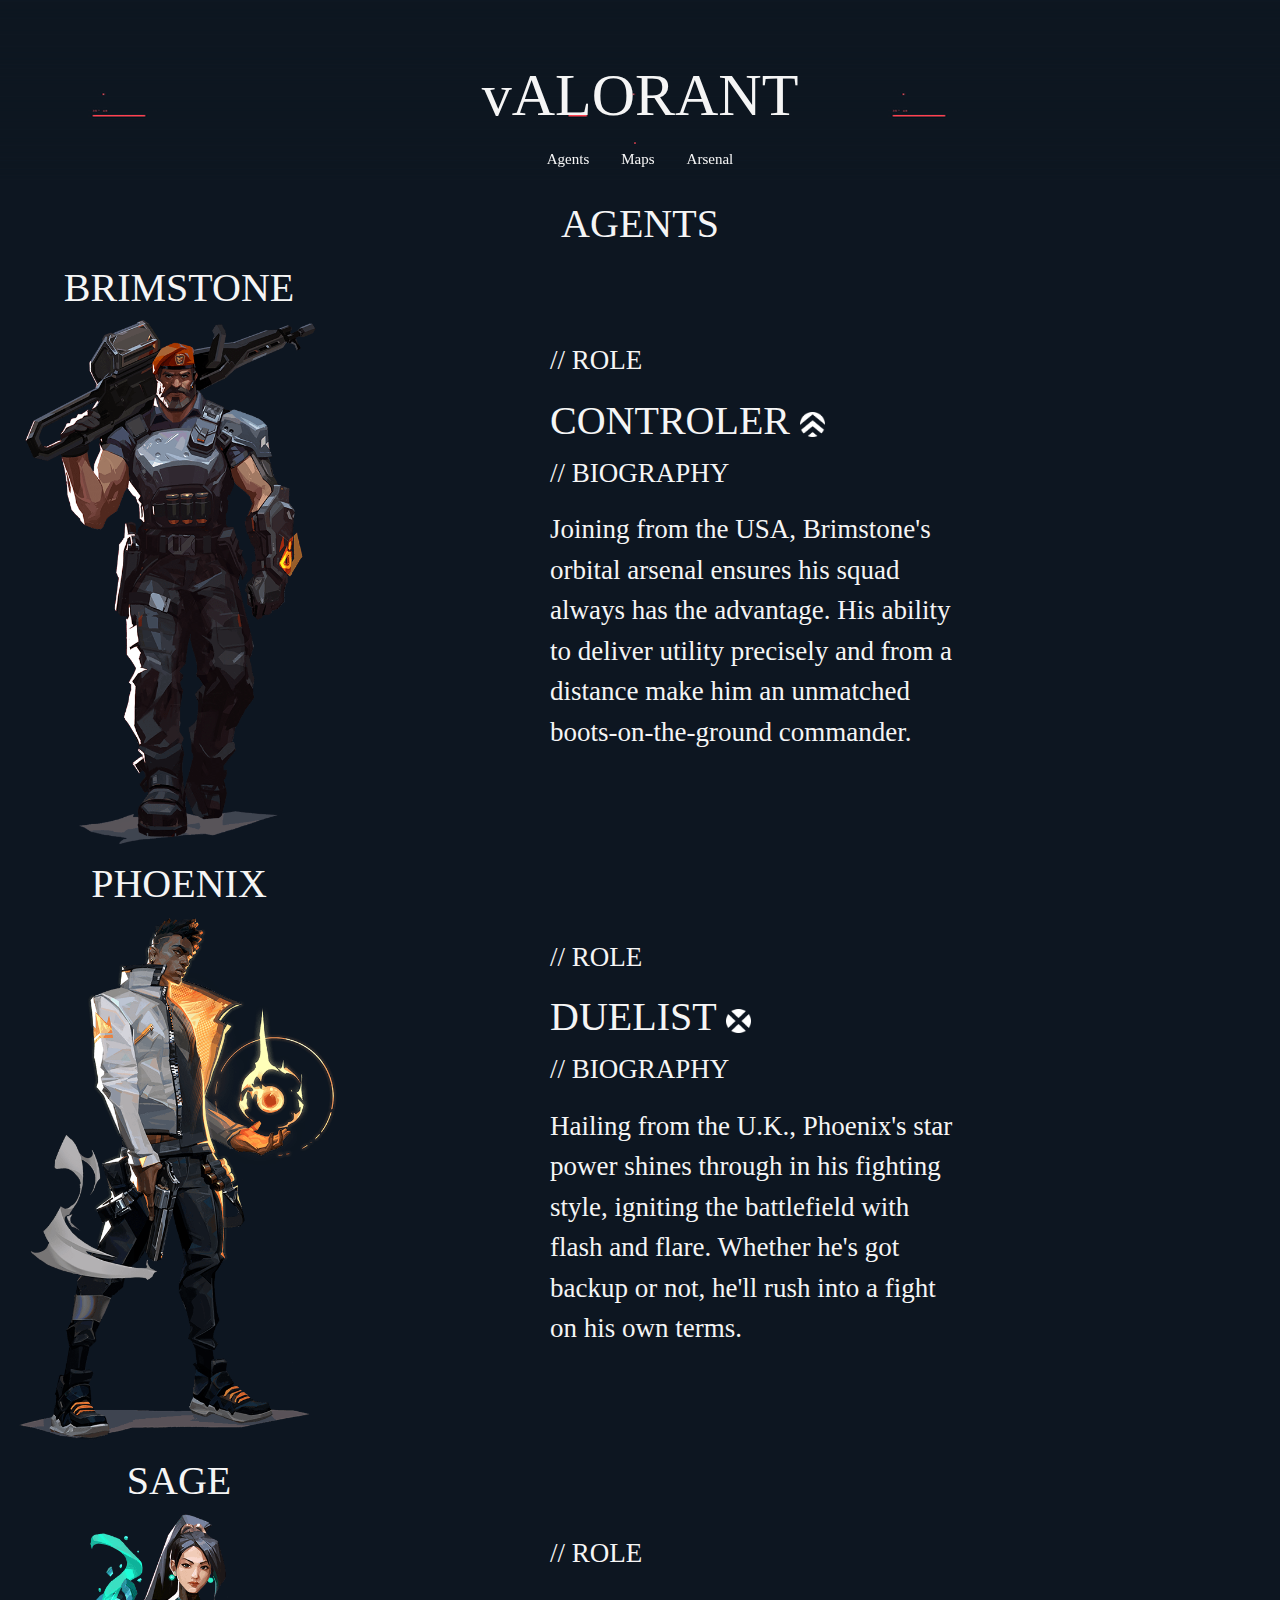
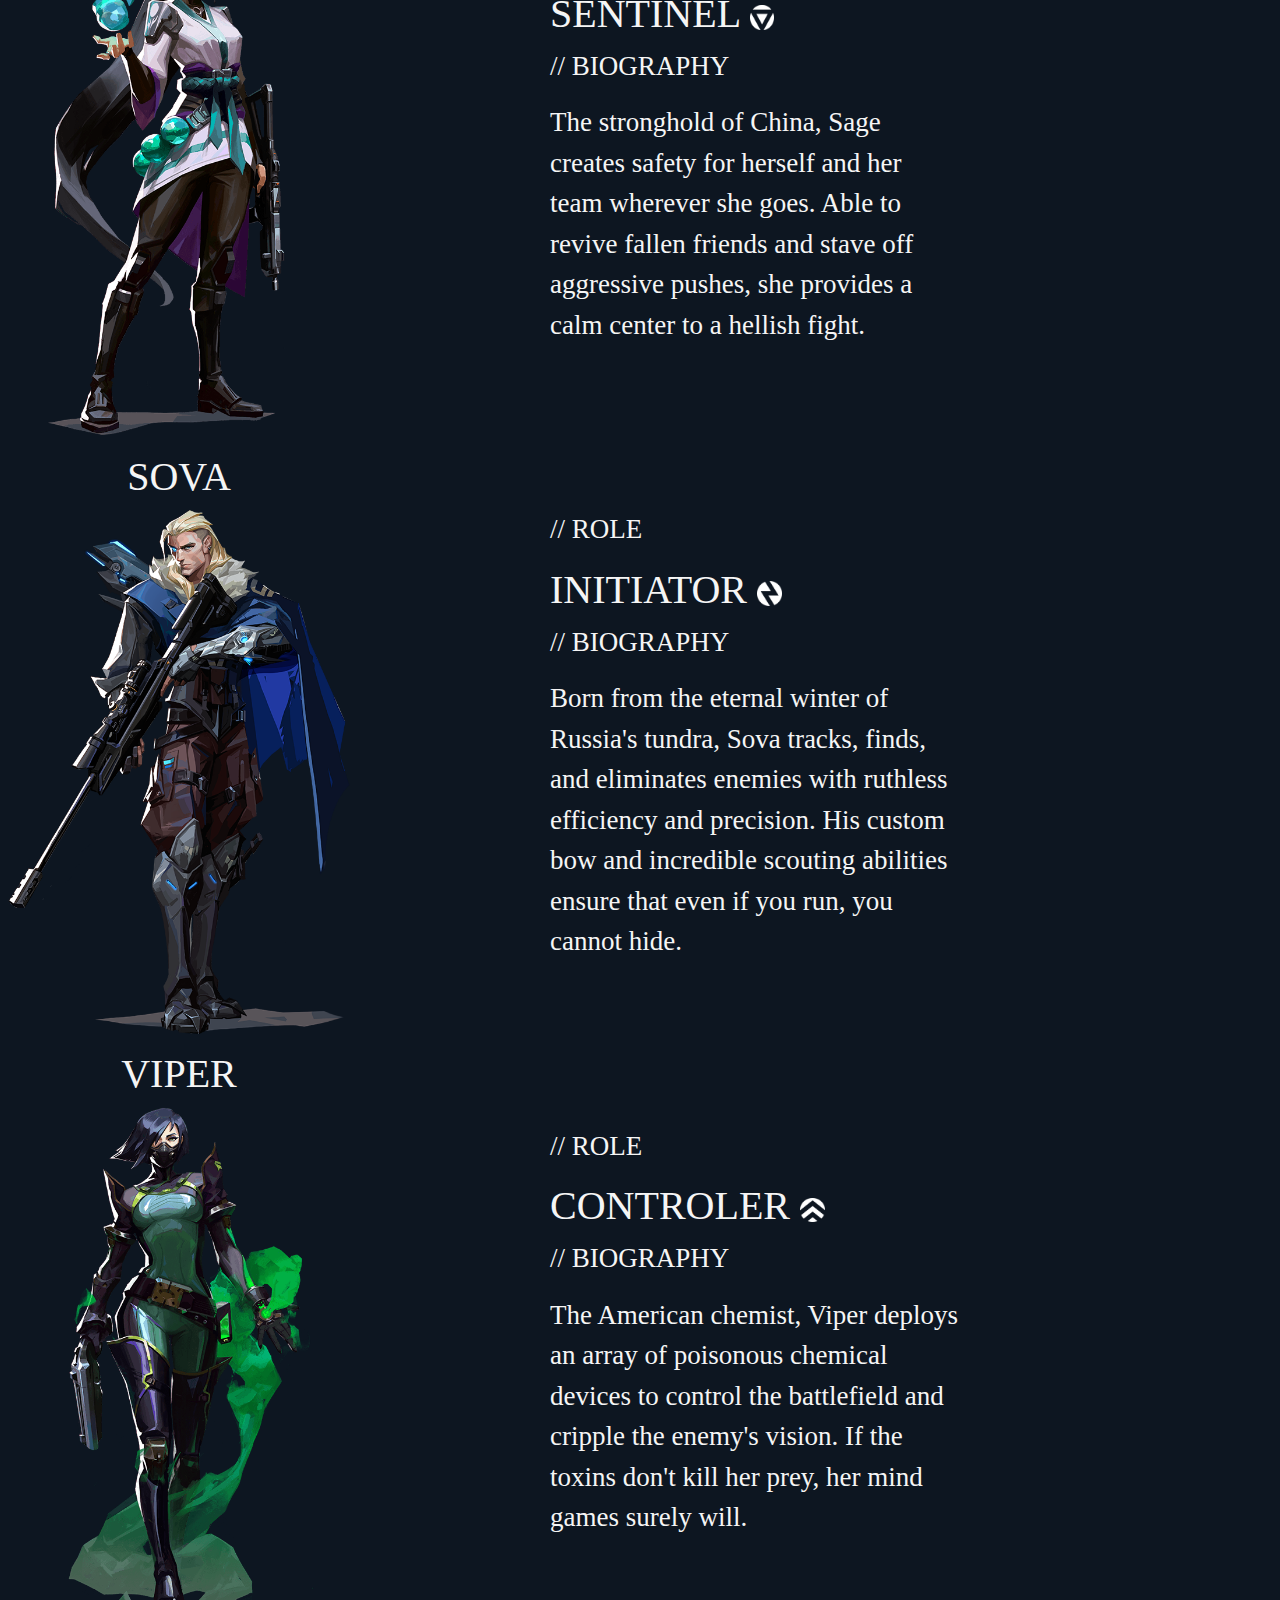
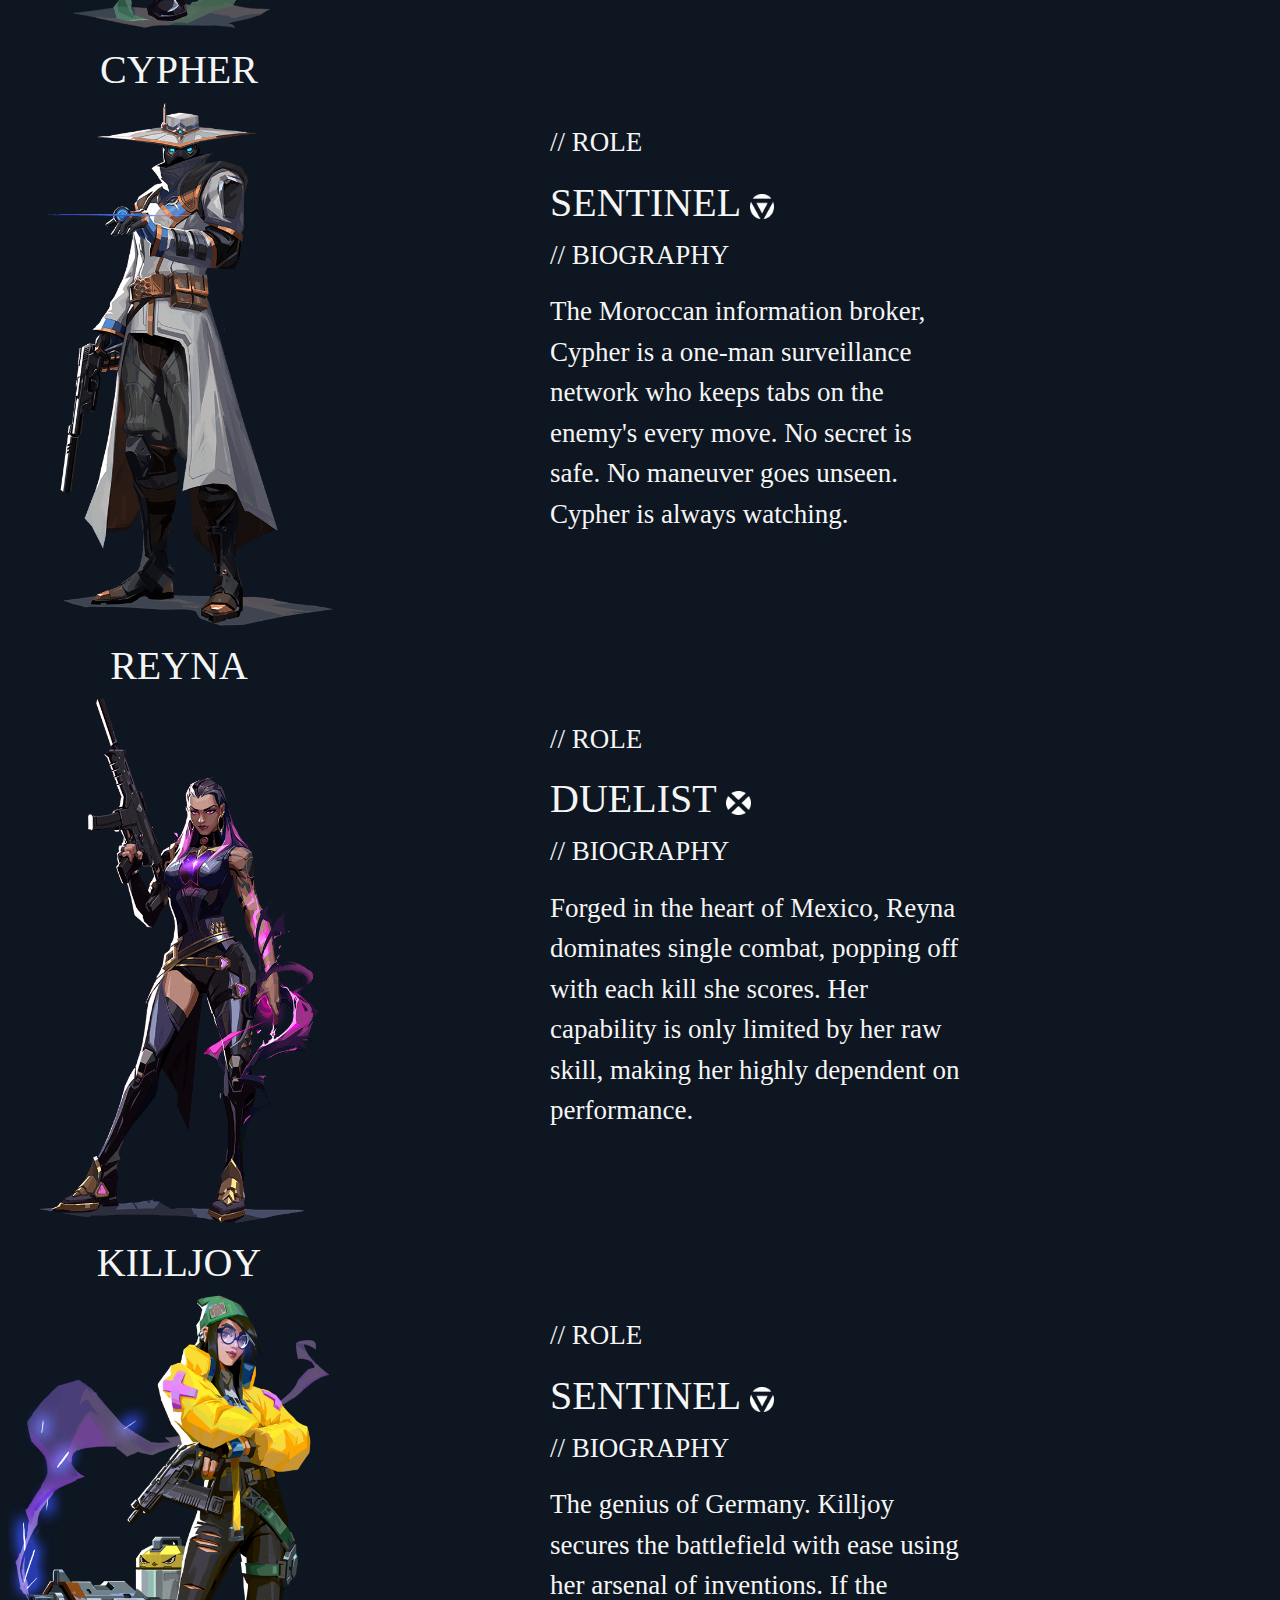
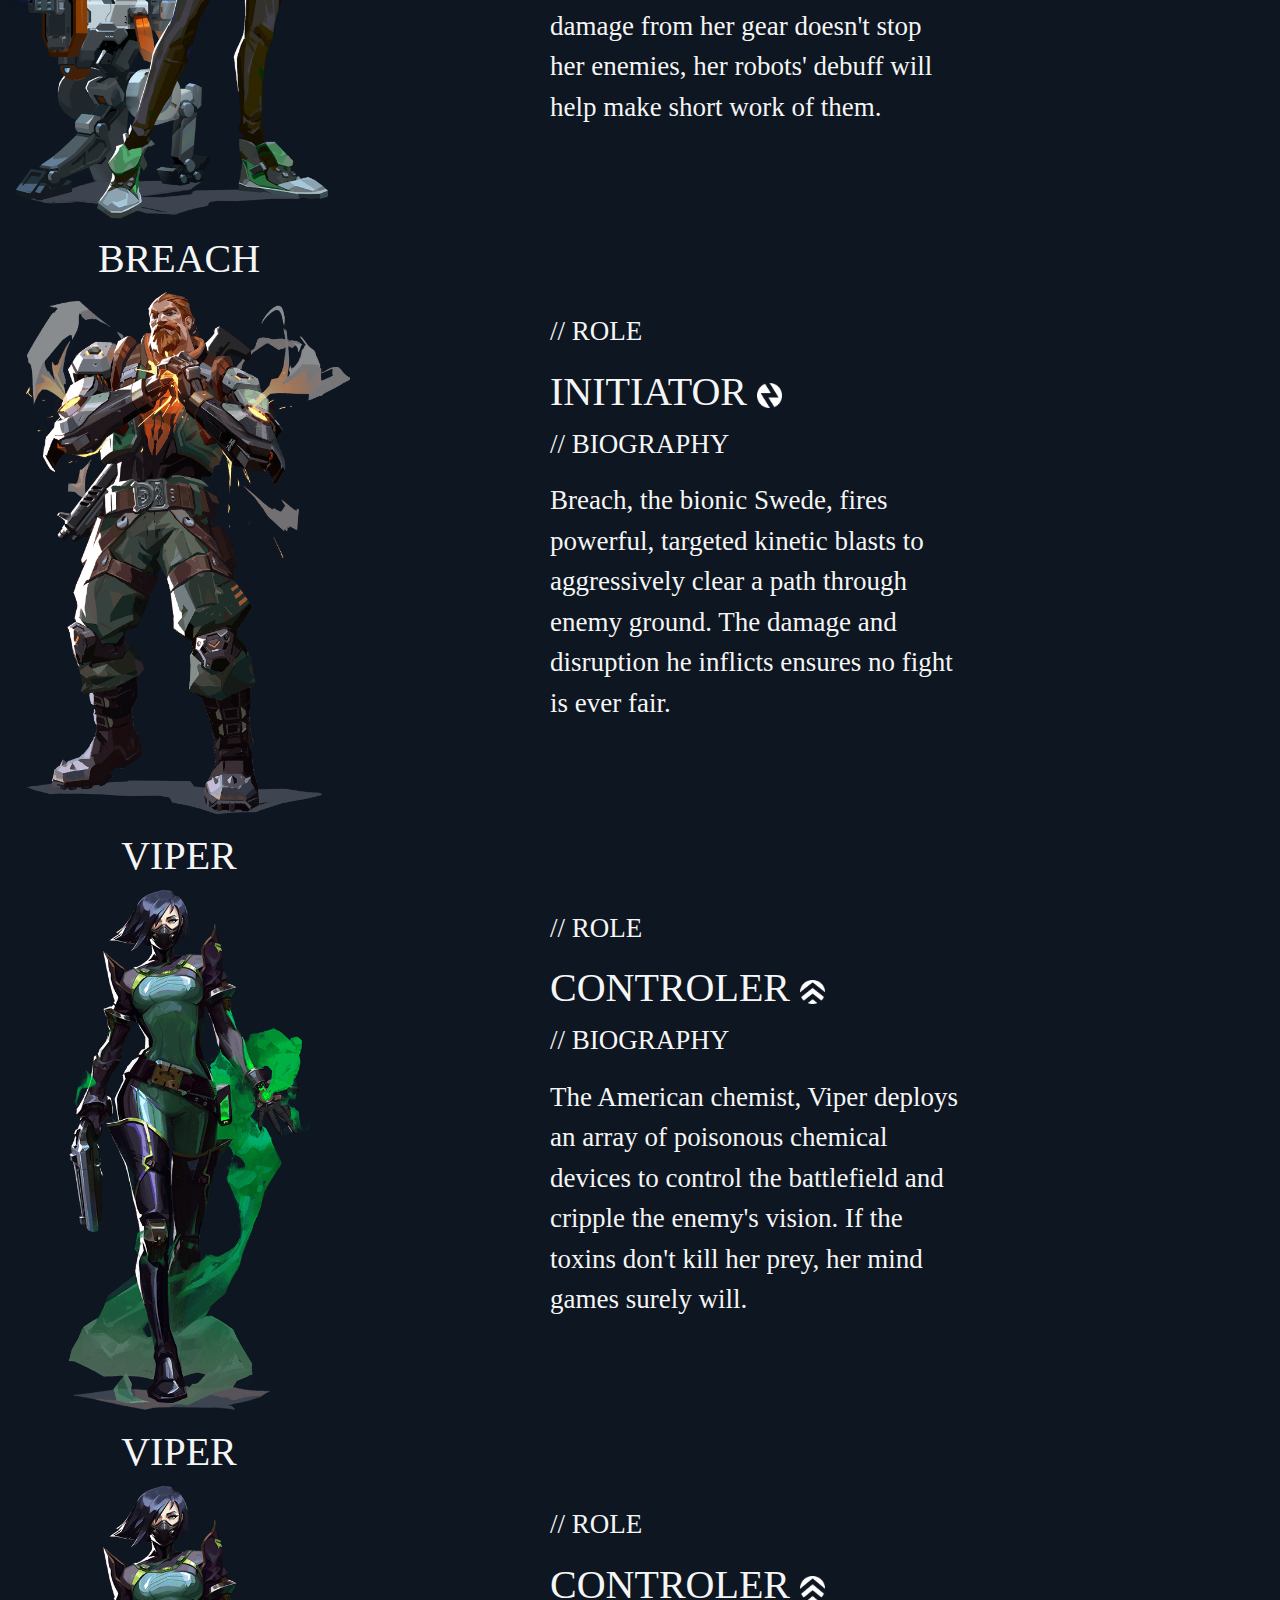
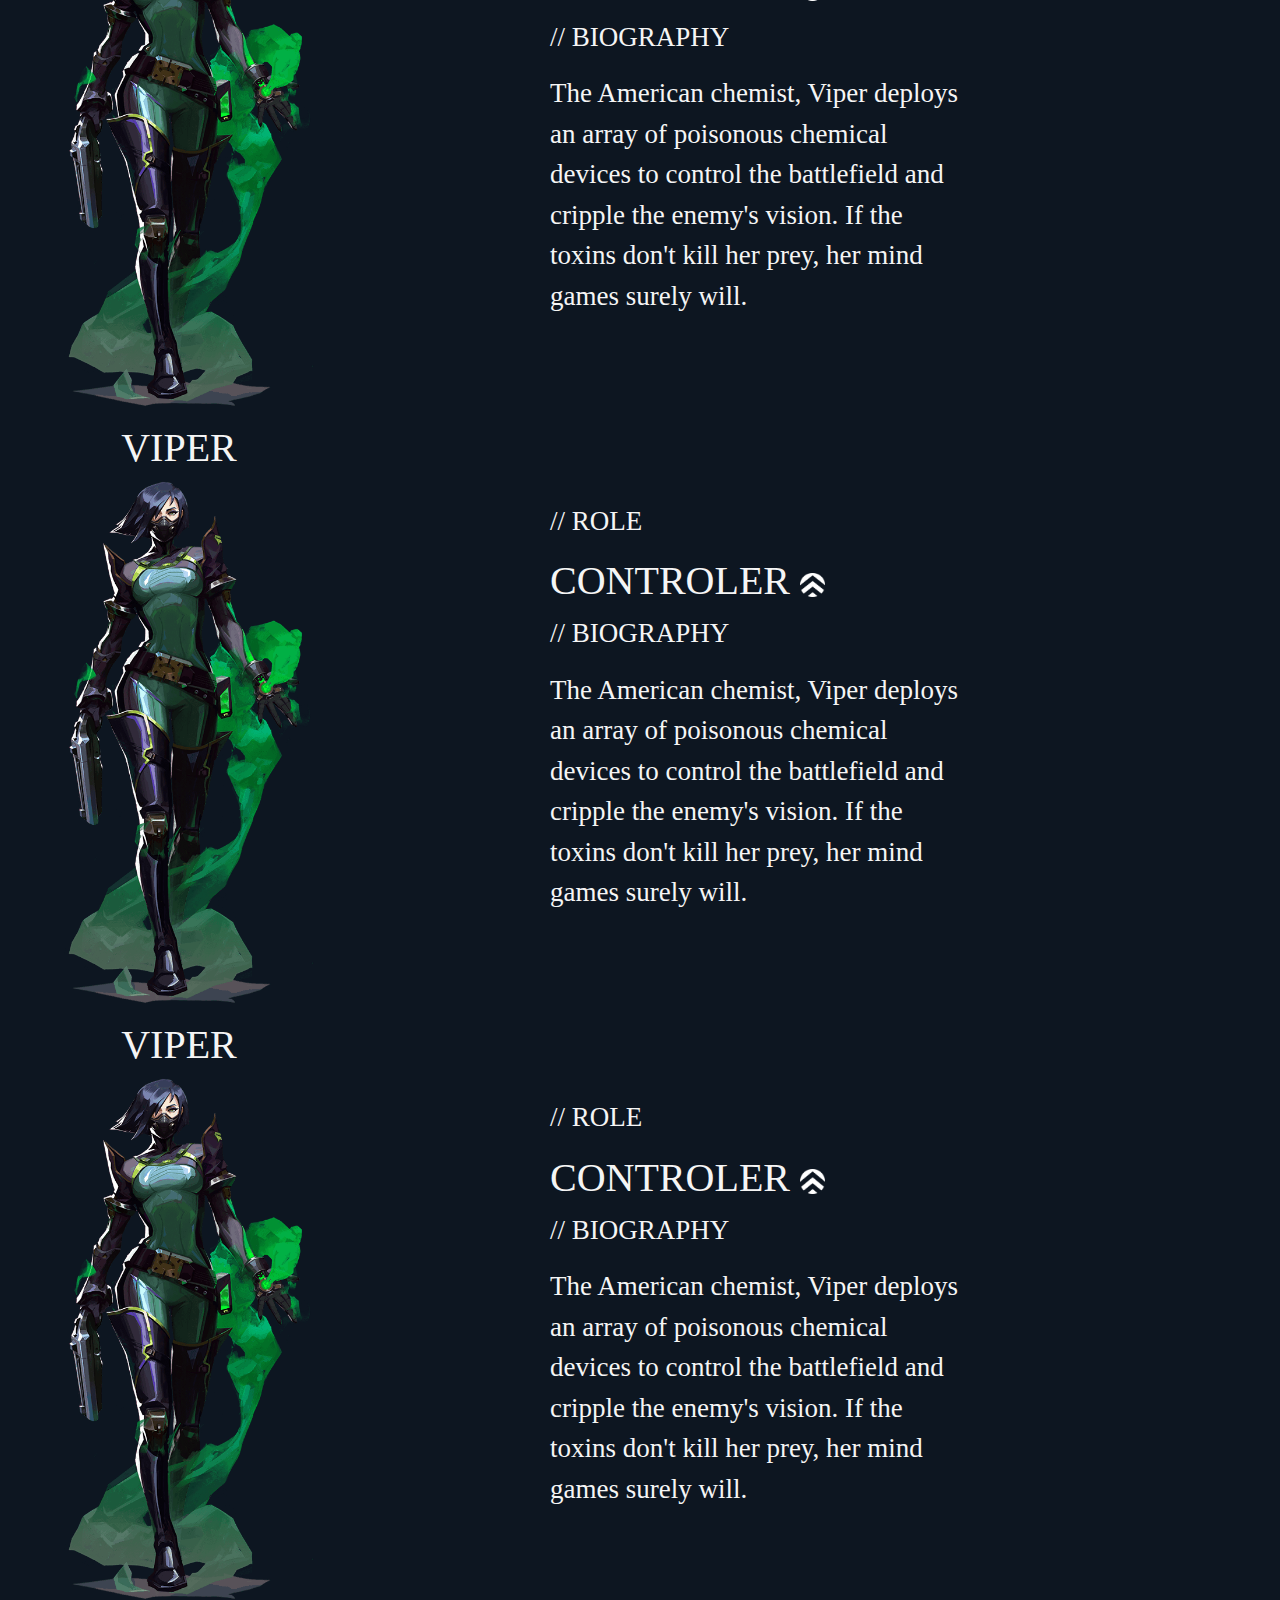
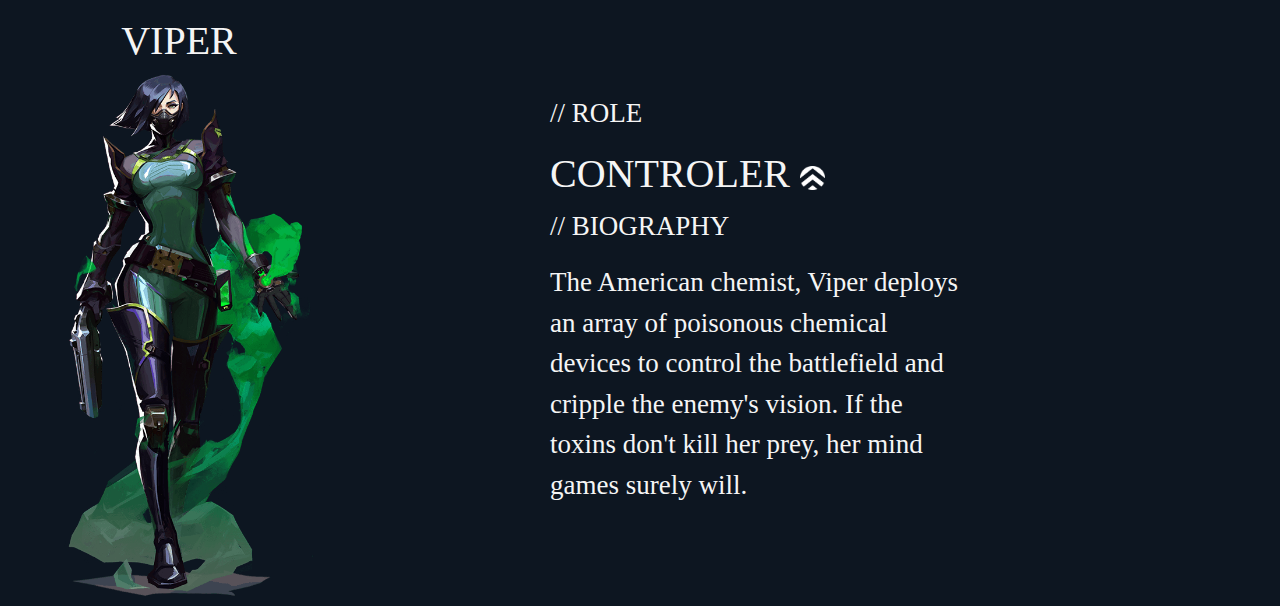
<file: agents.html>
<!DOCTYPE html>
<html lang="en">

<head>
  <meta charset="UTF-8">
  <meta http-equiv="X-UA-Compatible" content="IE=edge">
  <meta name="viewport" content="width=device-width, initial-scale=1.0">
  <title> VALORANT: Riot Games' competitive 5v5 character-based tactical shooter</title>
  <link rel="icon" type="image/x-icon" href="/pictures/Valorant.png">
  <link href="https://fonts.cdnfonts.com/css/kelson" rel="stylesheet">
  <link href="https://fonts.cdnfonts.com/css/valorant" rel="stylesheet">
  <link rel="stylesheet" href="https://cdn.jsdelivr.net/npm/bootstrap@4.0.0/dist/css/bootstrap.min.css"
    integrity="sha384-Gn5384xqQ1aoWXA+058RXPxPg6fy4IWvTNh0E263XmFcJlSAwiGgFAW/dAiS6JXm" crossorigin="anonymous">
  <link href="/styles.css" rel="stylesheet">
</head>

<div class="header">
  <a href="/index.html">
    <h style="text-align: center">vALORANT</h>
  </a>
  <ul style="font-family:Kelson ;font-size: 15px ; color:rgb(245, 245, 245)" class="nav justify-content-center">
    <li class="nav-item">
      <a class="nav-link active" href="/agents.html">Agents</a>
    </li>
    <li class="nav-item">
      <a class="nav-link" href="/maps.html">Maps</a>
    </li>
    <li class="nav-item">
      <a class="nav-link" href="/arsenal.html">Arsenal</a>
    </li>
  </ul>
</div>

<body style="background-color:rgb(13, 22, 33);">

  <div style="font-family:Kelson ;font-size: 60px ; color:rgb(245, 245, 245);padding-top: 200px;">

    <h1 style="text-align: center">AGENTS</h1>
    <table>
      <tr>

        <td style="text-align: center;">
          <h1>BRIMSTONE</h1>
          <img src="/pictures/Brimstone_artwork.png" alt="Brimstone">
        </td>
        <td style="font-size: 27px; padding-right: 25%; padding-left: 15%">
          <p>// ROLE</p>
          <h1> CONTROLER <img class="icons" src="/pictures/Controller.png"> </h1>
          <p>// BIOGRAPHY</p>
          <p> Joining from the USA, Brimstone's orbital arsenal ensures his squad always has the advantage.
            His ability to deliver utility precisely and from a distance make him an unmatched boots-on-the-ground
            commander.</p>
        </td>
      </tr>
      <tr>

        <td style="text-align: center;">
          <h1>PHOENIX</h1>
          <img src="/pictures/Phoenix_artwork.png" alt="Phoenix">
        </td>
        <td style="font-size: 27px; padding-right: 25%; padding-left: 15%">
          <p>// ROLE</p>
          <h1> DUELIST <img class="icons" src="/pictures/Duelist.png"> </h1>
          <p>// BIOGRAPHY</p>
          <p>Hailing from the U.K., Phoenix's star power shines through in his fighting style, igniting the battlefield
            with flash and flare.
            Whether he's got backup or not, he'll rush into a fight on his own terms.</p>
        </td>
      </tr>
      <tr>
        <td style="text-align: center;">
          <h1>SAGE</h1>
          <img src="/pictures/Sage_artwork.png" alt="Sage">
        </td>
        <td style="font-size: 27px; padding-right: 25%; padding-left: 15%">
          <p>// ROLE</p>
          <h1> SENTINEL <img class="icons" src="/pictures/Sentinel.png"> </h1>
          <p>// BIOGRAPHY</p>
          <p> The stronghold of China, Sage creates safety for herself and her team wherever she goes.
            Able to revive fallen friends and stave off aggressive pushes, she provides a calm center to a hellish
            fight.</p>
        </td>
      </tr>
      <tr>

        <td style="text-align: center;">
          <h1>SOVA</h1>
          <img src="/pictures/Sova_artwork.png" alt="Sova">
        </td>
        <td style="font-size: 27px; padding-right: 25%; padding-left: 15%">
          <p>// ROLE</p>
          <h1> INITIATOR <img class="icons" src="/pictures/Initiator.png"> </h1>
          <p>// BIOGRAPHY</p>
          <p> Born from the eternal winter of Russia's tundra, Sova tracks, finds, and eliminates enemies with ruthless
            efficiency and precision.
            His custom bow and incredible scouting abilities ensure that even if you run, you cannot hide.</p>
        </td>
      </tr>
      <tr>

        <td style="text-align: center;">
          <h1>VIPER</h1>
          <img src="/pictures/Viper_artwork.png" alt="Viper">
        </td>
        <td style="font-size: 27px; padding-right: 25%; padding-left: 15%">
          <p>// ROLE</p>
          <h1> CONTROLER <img class="icons" src="/pictures/Controller.png"> </h1>
          <p>// BIOGRAPHY</p>
          <p>The American chemist, Viper deploys an array of poisonous chemical devices to control the battlefield and
            cripple the enemy's vision.
            If the toxins don't kill her prey, her mind games surely will.</p>
        </td>
      </tr>
      <tr>

        <td style="text-align: center;">
          <h1>CYPHER</h1>
          <img src="/pictures/Cypher_artwork.png" alt="Cypher">
        </td>
        <td style="font-size: 27px; padding-right: 25%; padding-left: 15%">
          <p>// ROLE</p>
          <h1> SENTINEL <img class="icons" src="/pictures/Sentinel.png"> </h1>
          <p>// BIOGRAPHY</p>
          <p>The Moroccan information broker, Cypher is a one-man surveillance network who keeps tabs on the enemy's
            every move.
            No secret is safe.
            No maneuver goes unseen. Cypher is always watching.</p>
        </td>
      </tr>
      <tr>

        <td style="text-align: center;">
          <h1>REYNA</h1>
          <img src="/pictures/Reyna_artwork.png" alt="Reyna">
        </td>
        <td style="font-size: 27px; padding-right: 25%; padding-left: 15%">
          <p>// ROLE</p>
          <h1> DUELIST <img class="icons" src="/pictures/Duelist.png"> </h1>
          <p>// BIOGRAPHY</p>
          <p>Forged in the heart of Mexico, Reyna dominates single combat, popping off with each kill she scores.
            Her capability is only limited by her raw skill, making her highly dependent on performance.</p>
        </td>
      </tr>
      <tr>

        <td style="text-align: center;">
          <h1>KILLJOY</h1>
          <img src="/pictures/Killjoy_artwork.png" alt="Killjoy">
        </td>
        <td style="font-size: 27px; padding-right: 25%; padding-left: 15%">
          <p>// ROLE</p>
          <h1> SENTINEL <img class="icons" src="/pictures/Sentinel.png"> </h1>
          <p>// BIOGRAPHY</p>
          <p>The genius of Germany. Killjoy secures the battlefield with ease using her arsenal of inventions.
            If the damage from her gear doesn't stop her enemies, her robots' debuff will help make short work of them.
          </p>
        </td>
      </tr>
      <tr>

        <td style="text-align: center;">
          <h1>BREACH</h1>
          <img src="/pictures/Breach_artwork.png" alt="Breach">
        </td>
        <td style="font-size: 27px; padding-right: 25%; padding-left: 15%">
          <p>// ROLE</p>
          <h1> INITIATOR <img class="icons" src="/pictures/Initiator.png"> </h1>
          <p>// BIOGRAPHY</p>
          <p>Breach, the bionic Swede, fires powerful, targeted kinetic blasts to aggressively clear a path through
            enemy ground.
            The damage and disruption he inflicts ensures no fight is ever fair.</p>
        </td>
      </tr>
      <tr>

        <td style="text-align: center;">
          <h1>VIPER</h1>
          <img src="/pictures/Viper_artwork.png" alt="Viper">
        </td>
        <td style="font-size: 27px; padding-right: 25%; padding-left: 15%">
          <p>// ROLE</p>
          <h1> CONTROLER <img class="icons" src="/pictures/Controller.png"> </h1>
          <p>// BIOGRAPHY</p>
          <p>The American chemist, Viper deploys an array of poisonous chemical devices to control the battlefield and
            cripple the enemy's vision.
            If the toxins don't kill her prey, her mind games surely will.</p>
        </td>
      </tr>
      <tr>

        <td style="text-align: center;">
          <h1>VIPER</h1>
          <img src="/pictures/Viper_artwork.png" alt="Viper">
        </td>
        <td style="font-size: 27px; padding-right: 25%; padding-left: 15%">
          <p>// ROLE</p>
          <h1> CONTROLER <img class="icons" src="/pictures/Controller.png"> </h1>
          <p>// BIOGRAPHY</p>
          <p>The American chemist, Viper deploys an array of poisonous chemical devices to control the battlefield and
            cripple the enemy's vision.
            If the toxins don't kill her prey, her mind games surely will.</p>
        </td>
      </tr>
      <tr>

        <td style="text-align: center;">
          <h1>VIPER</h1>
          <img src="/pictures/Viper_artwork.png" alt="Viper">
        </td>
        <td style="font-size: 27px; padding-right: 25%; padding-left: 15%">
          <p>// ROLE</p>
          <h1> CONTROLER <img class="icons" src="/pictures/Controller.png"> </h1>
          <p>// BIOGRAPHY</p>
          <p>The American chemist, Viper deploys an array of poisonous chemical devices to control the battlefield and
            cripple the enemy's vision.
            If the toxins don't kill her prey, her mind games surely will.</p>
        </td>
      </tr>
      <tr>

        <td style="text-align: center;">
          <h1>VIPER</h1>
          <img src="/pictures/Viper_artwork.png" alt="Viper">
        </td>
        <td style="font-size: 27px; padding-right: 25%; padding-left: 15%">
          <p>// ROLE</p>
          <h1> CONTROLER <img class="icons" src="/pictures/Controller.png"> </h1>
          <p>// BIOGRAPHY</p>
          <p>The American chemist, Viper deploys an array of poisonous chemical devices to control the battlefield and
            cripple the enemy's vision.
            If the toxins don't kill her prey, her mind games surely will.</p>
        </td>
      </tr>
      <tr>

        <td style="text-align: center;">
          <h1>VIPER</h1>
          <img src="/pictures/Viper_artwork.png" alt="Viper">
        </td>
        <td style="font-size: 27px; padding-right: 25%; padding-left: 15%">
          <p>// ROLE</p>
          <h1> CONTROLER <img class="icons" src="/pictures/Controller.png"> </h1>
          <p>// BIOGRAPHY</p>
          <p>The American chemist, Viper deploys an array of poisonous chemical devices to control the battlefield and
            cripple the enemy's vision.
            If the toxins don't kill her prey, her mind games surely will.</p>
        </td>
      </tr>
    </table>
  </div>
</body>

</html>
</file>
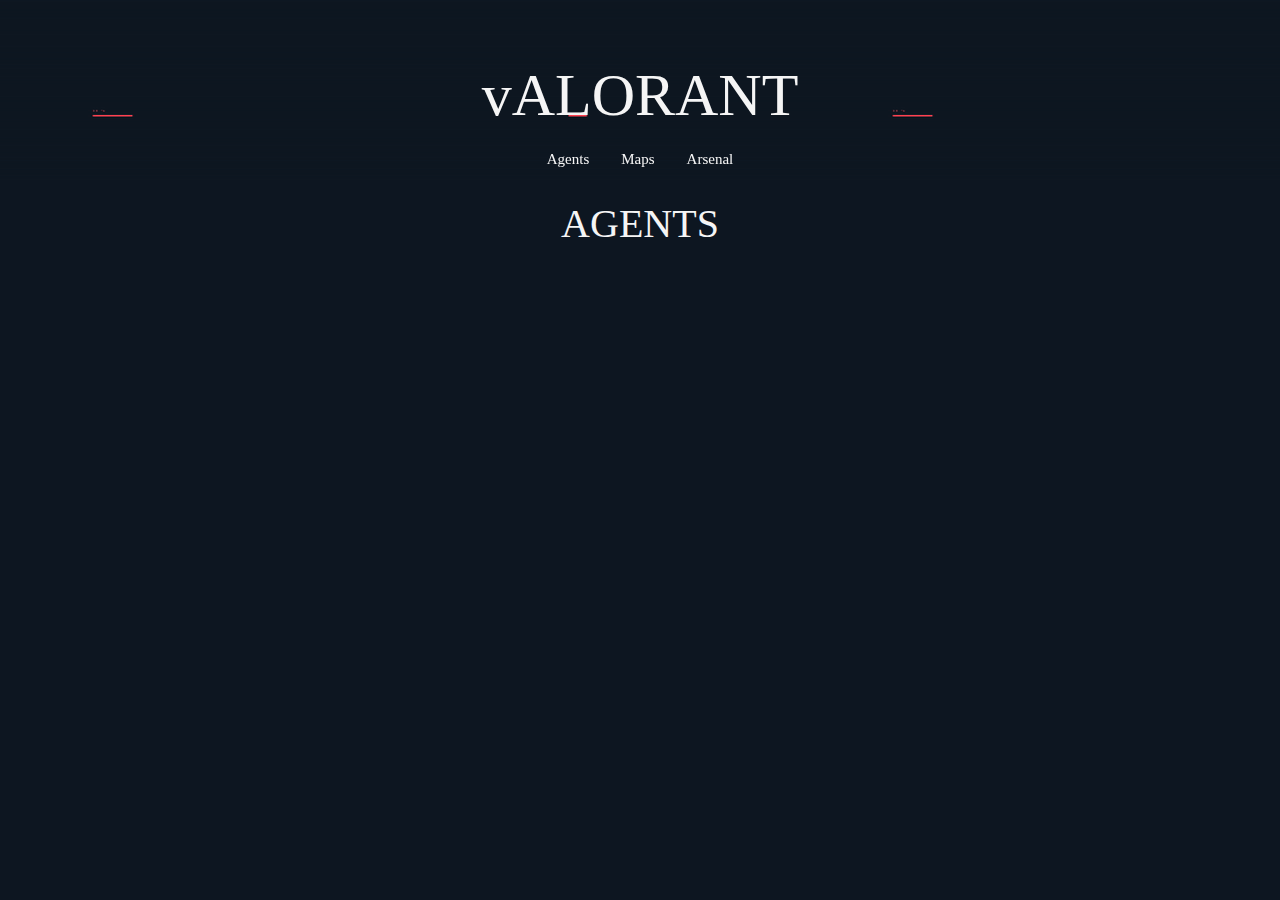
<file: arsenal.html>
<!DOCTYPE html>
<html lang="en">

<head>
    <meta charset="UTF-8">
    <meta http-equiv="X-UA-Compatible" content="IE=edge">
    <meta name="viewport" content="width=device-width, initial-scale=1.0">
    <title> VALORANT: Riot Games' competitive 5v5 character-based tactical shooter</title>
    <link rel="icon" type="image/x-icon" href="/pictures/Valorant.png">
    <link href="https://fonts.cdnfonts.com/css/kelson" rel="stylesheet">
    <link href="https://fonts.cdnfonts.com/css/valorant" rel="stylesheet">
    <link rel="stylesheet" href="https://cdn.jsdelivr.net/npm/bootstrap@4.0.0/dist/css/bootstrap.min.css"
        integrity="sha384-Gn5384xqQ1aoWXA+058RXPxPg6fy4IWvTNh0E263XmFcJlSAwiGgFAW/dAiS6JXm" crossorigin="anonymous">
    <link href="/styles.css" rel="stylesheet">
</head>
<div class="header">
    <a href="/index.html">
        <h style="text-align: center">vALORANT</h>
    </a>
    <ul style="font-family:Kelson ;font-size: 15px ; color:rgb(245, 245, 245)" class="nav justify-content-center">
        <li class="nav-item">
            <a class="nav-link active" href="/agents.html">Agents</a>
        </li>
        <li class="nav-item">
            <a class="nav-link" href="/maps.html">Maps</a>
        </li>
        <li class="nav-item">
            <a class="nav-link" href="/arsenal.html">Arsenal</a>
        </li>
    </ul>
</div>

<body style="background-color:rgb(13, 22, 33);">

    <div style="font-family:Kelson ;font-size: 60px ; color:rgb(245, 245, 245);padding-top: 200px;">
        <h1 style="text-align: center">AGENTS</h1>
    
    </div>
</body>

</html>
</file>
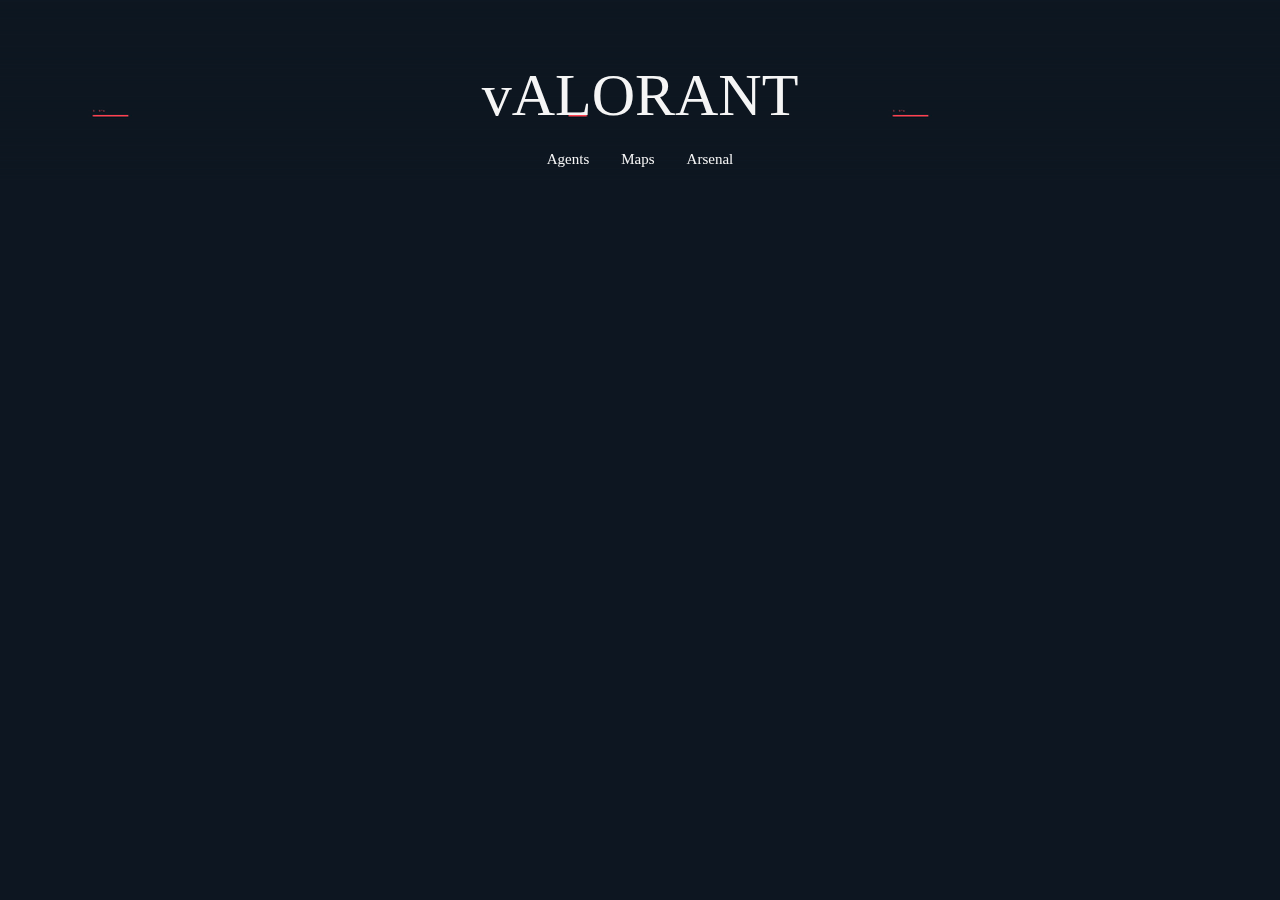
<file: maps.html>
<!DOCTYPE html>
<html lang="en">

<head>
    <meta charset="UTF-8">
    <meta http-equiv="X-UA-Compatible" content="IE=edge">
    <meta name="viewport" content="width=device-width, initial-scale=1.0">
    <title> VALORANT: Riot Games' competitive 5v5 character-based tactical shooter</title>
    <link rel="icon" type="image/x-icon" href="/pictures/Valorant.png">
    <link href="https://fonts.cdnfonts.com/css/kelson" rel="stylesheet">
    <link href="https://fonts.cdnfonts.com/css/valorant" rel="stylesheet">
    <link rel="stylesheet" href="https://cdn.jsdelivr.net/npm/bootstrap@4.0.0/dist/css/bootstrap.min.css"
        integrity="sha384-Gn5384xqQ1aoWXA+058RXPxPg6fy4IWvTNh0E263XmFcJlSAwiGgFAW/dAiS6JXm" crossorigin="anonymous">
    <link href="/styles.css" rel="stylesheet">
</head>

<div class="header">
    <a href="/index.html">
        <h style="text-align: center">vALORANT</h>
    </a>
    <ul style="font-family:Kelson ;font-size: 15px ; color:rgb(245, 245, 245)" class="nav justify-content-center">
        <li class="nav-item">
            <a class="nav-link active" href="/agents.html">Agents</a>
        </li>
        <li class="nav-item">
            <a class="nav-link" href="/maps.html">Maps</a>
        </li>
        <li class="nav-item">
            <a class="nav-link" href="/arsenal.html">Arsenal</a>
        </li>
    </ul>
</div>

<body style="background-color:rgb(13, 22, 33);">

    <div style="font-family:Kelson ;font-size: 60px ; color:rgb(245, 245, 245);padding-top: 200px;">
    </div>
</body>

</html>
</file>
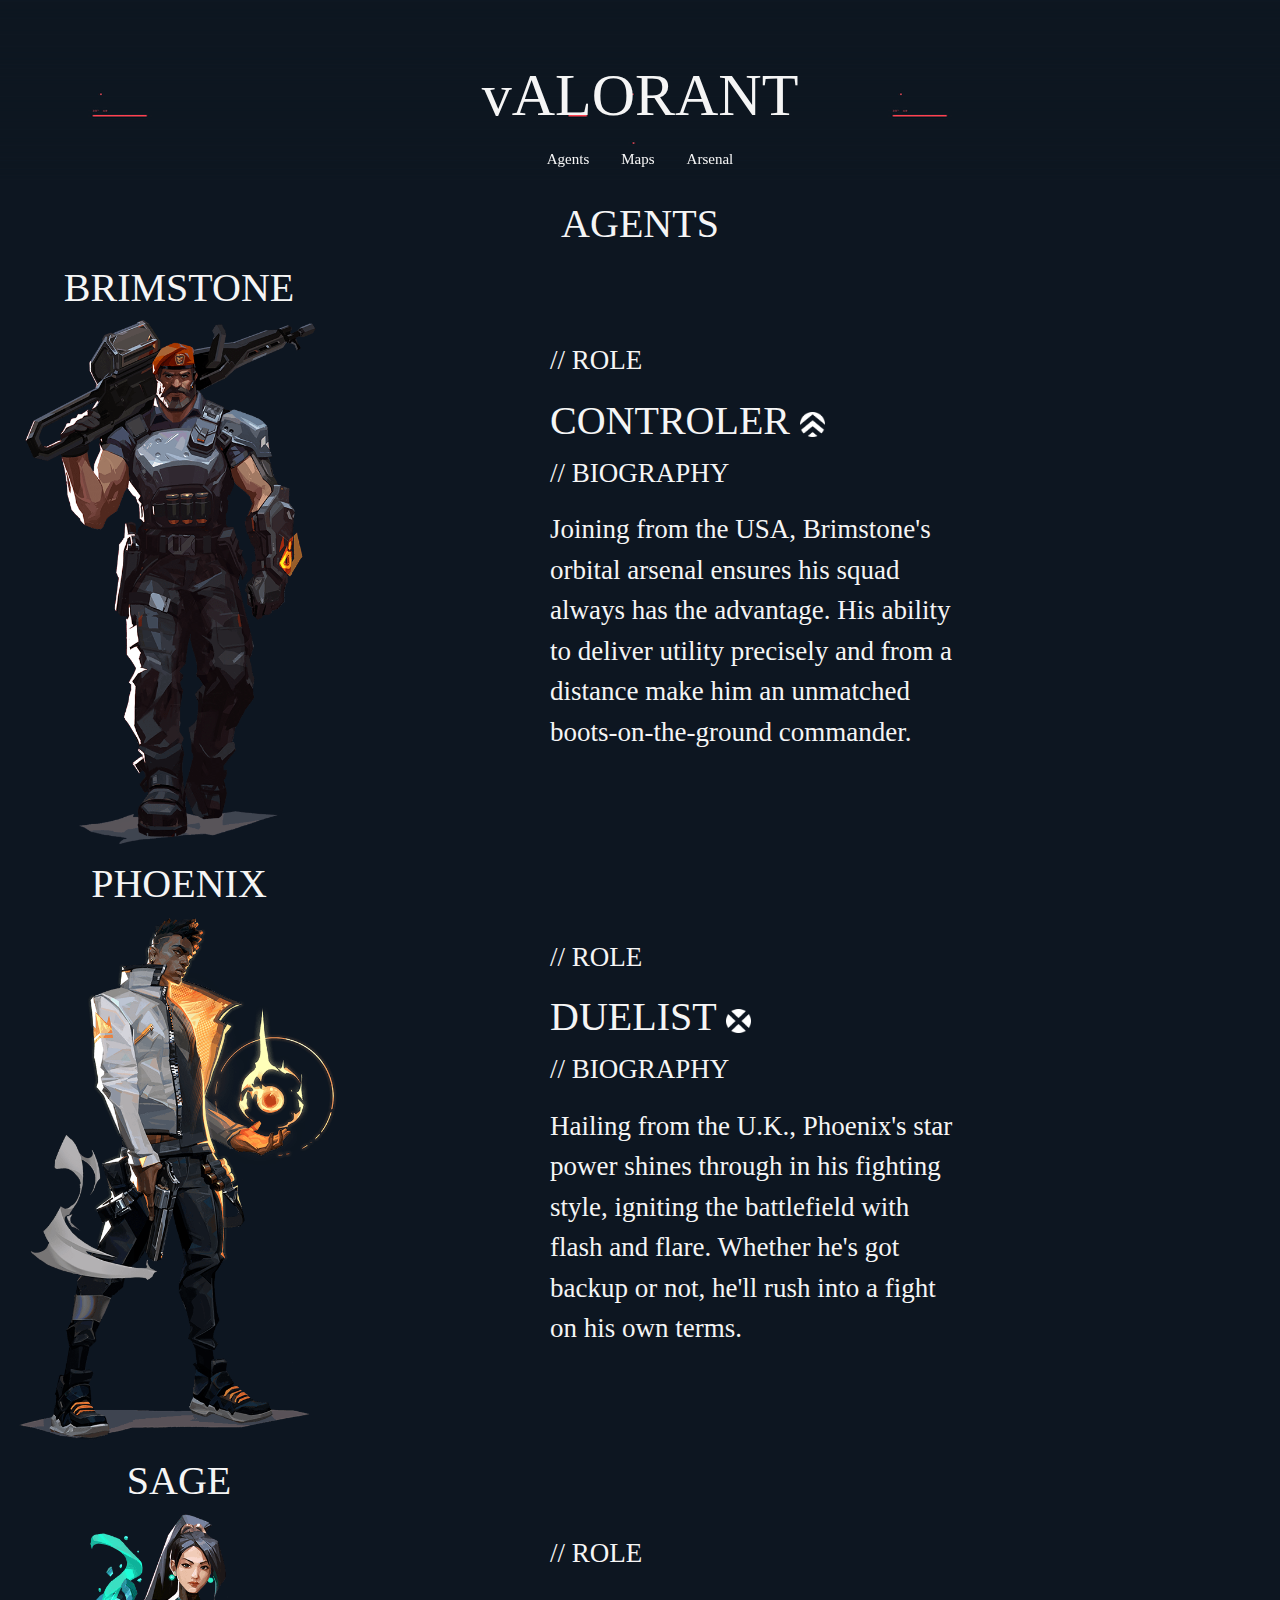
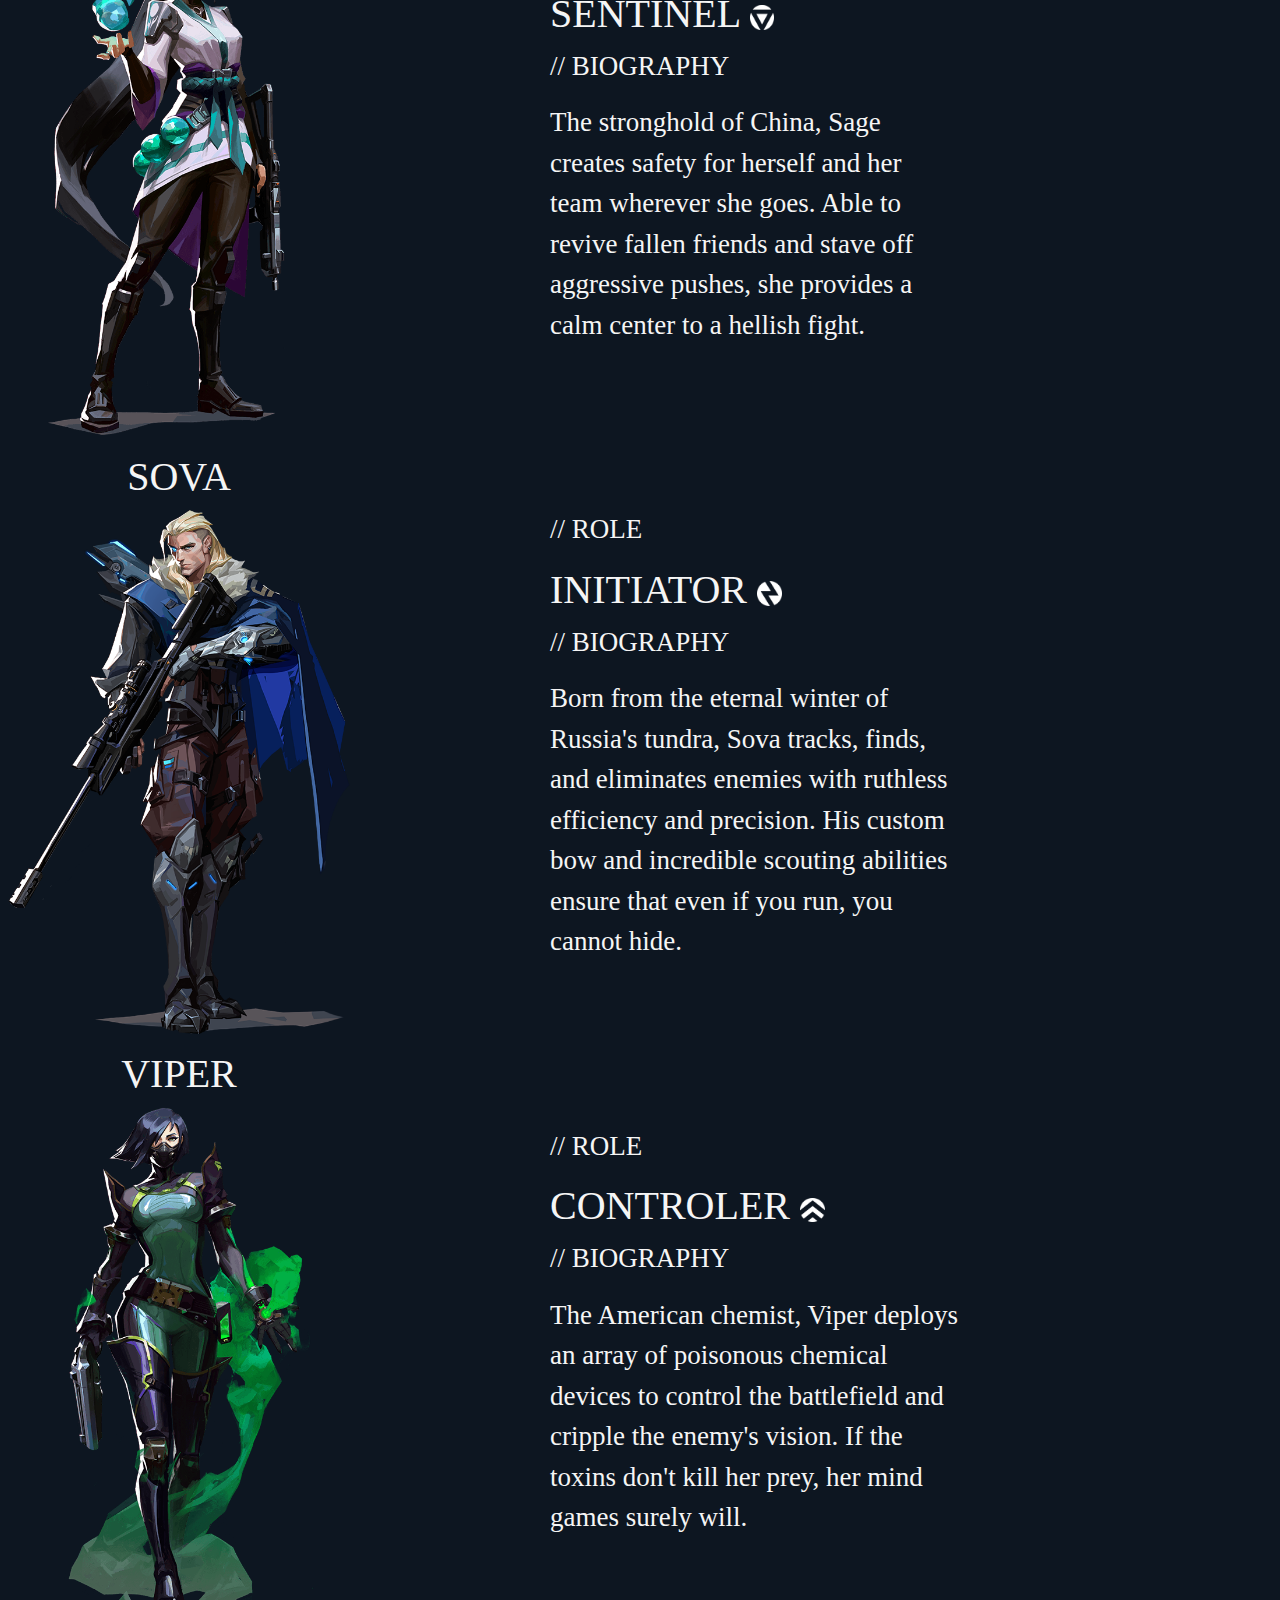
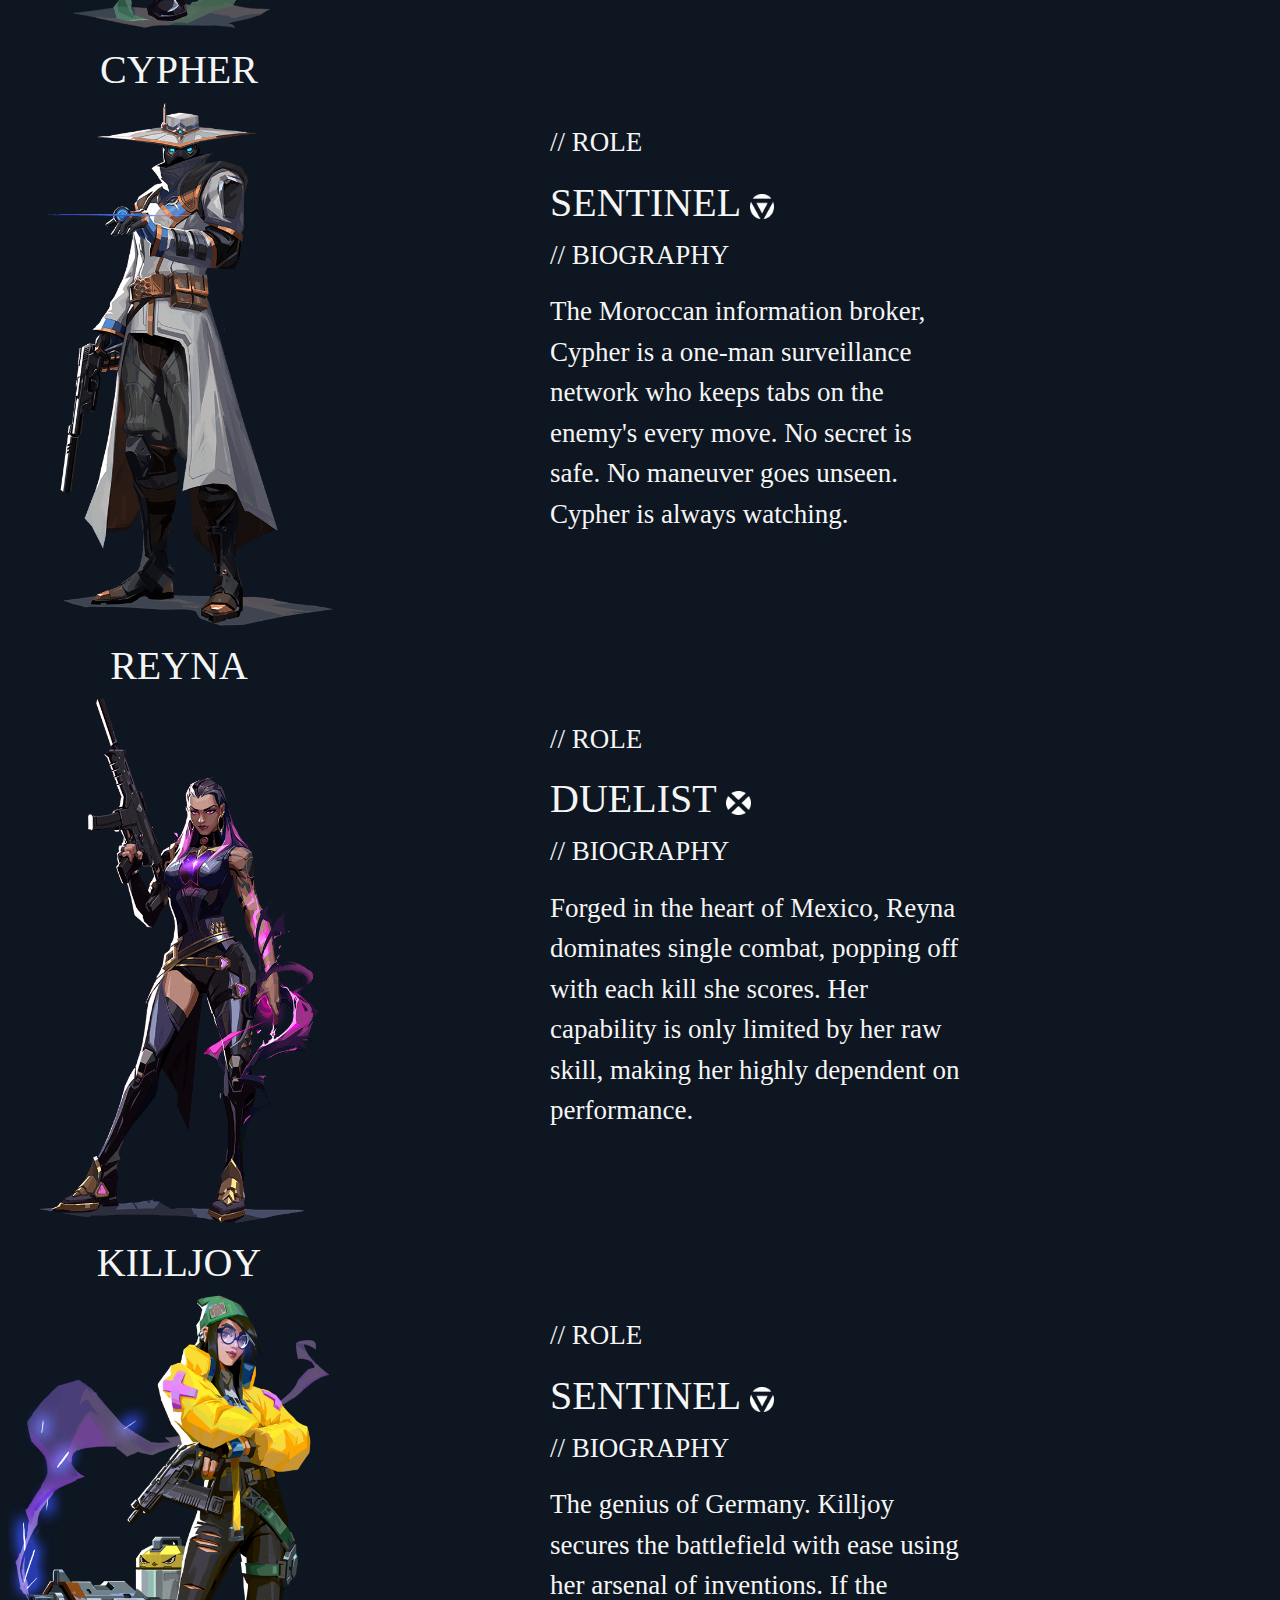
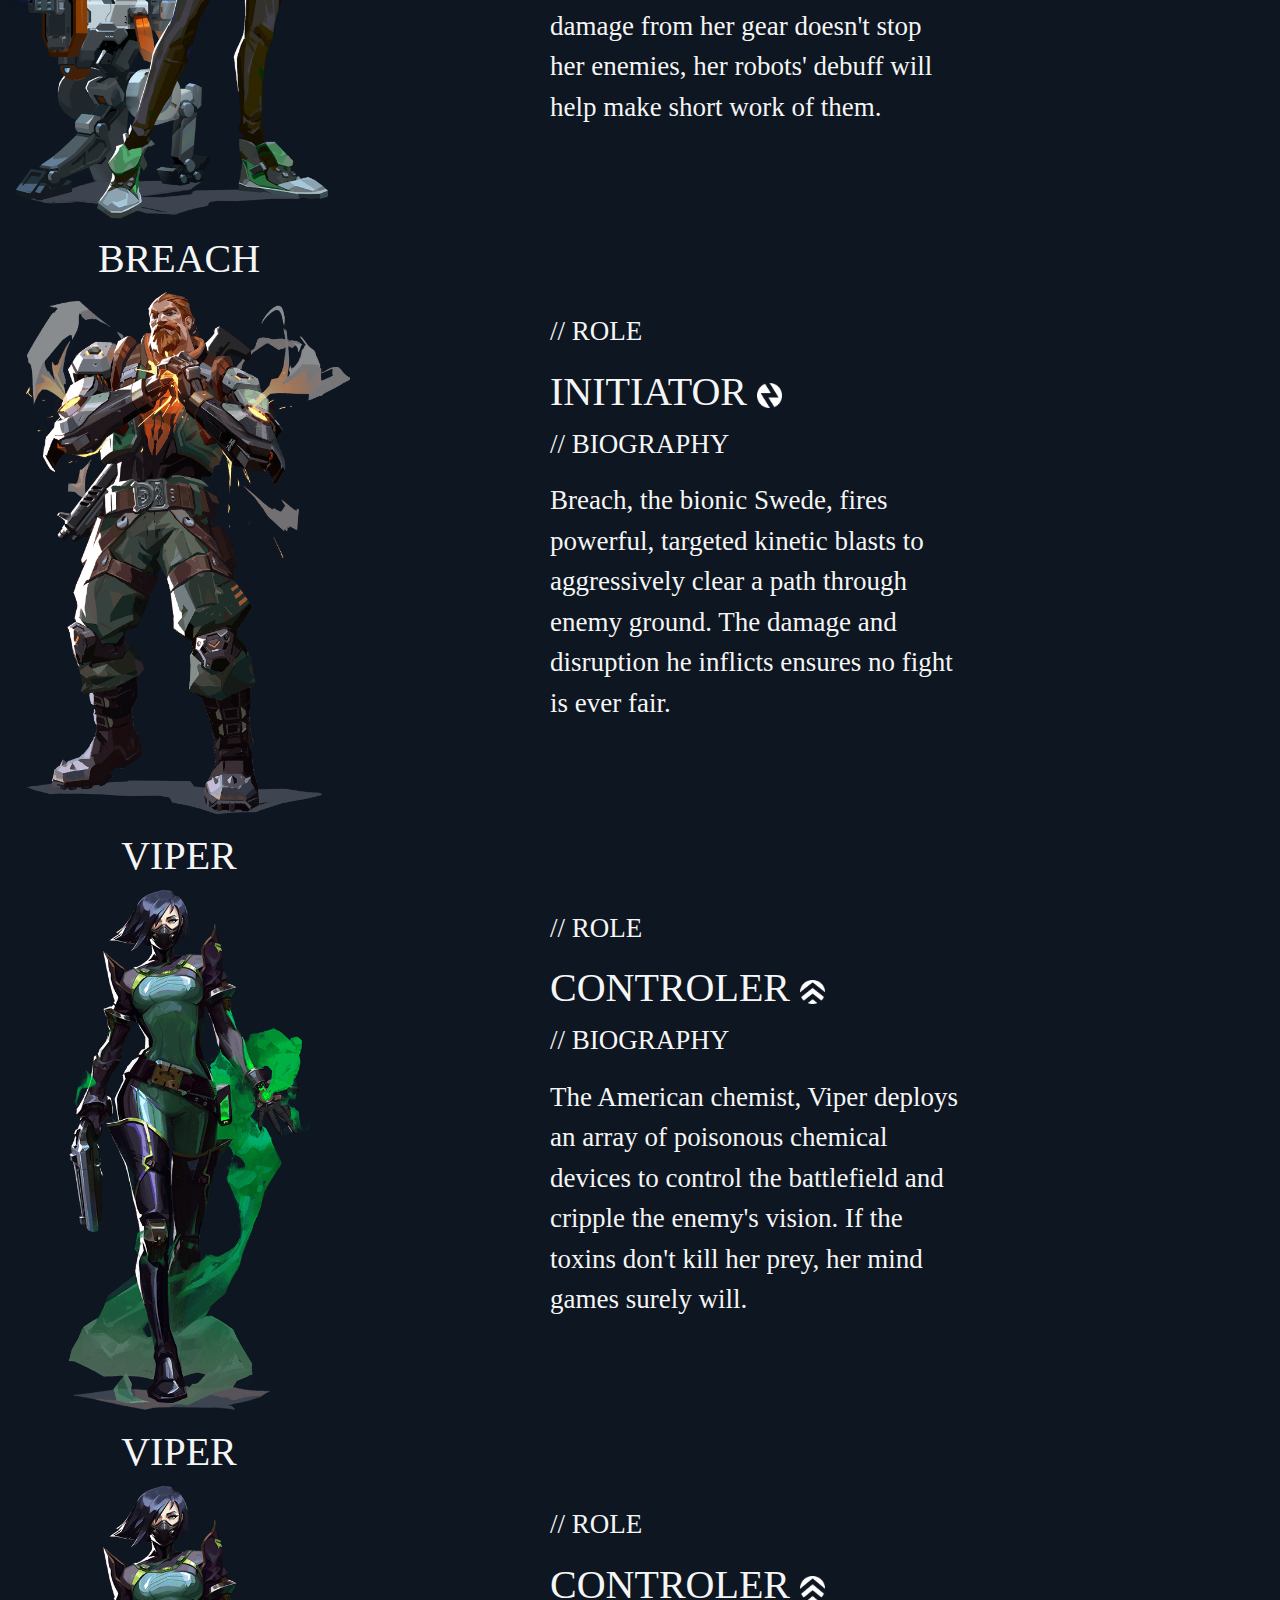
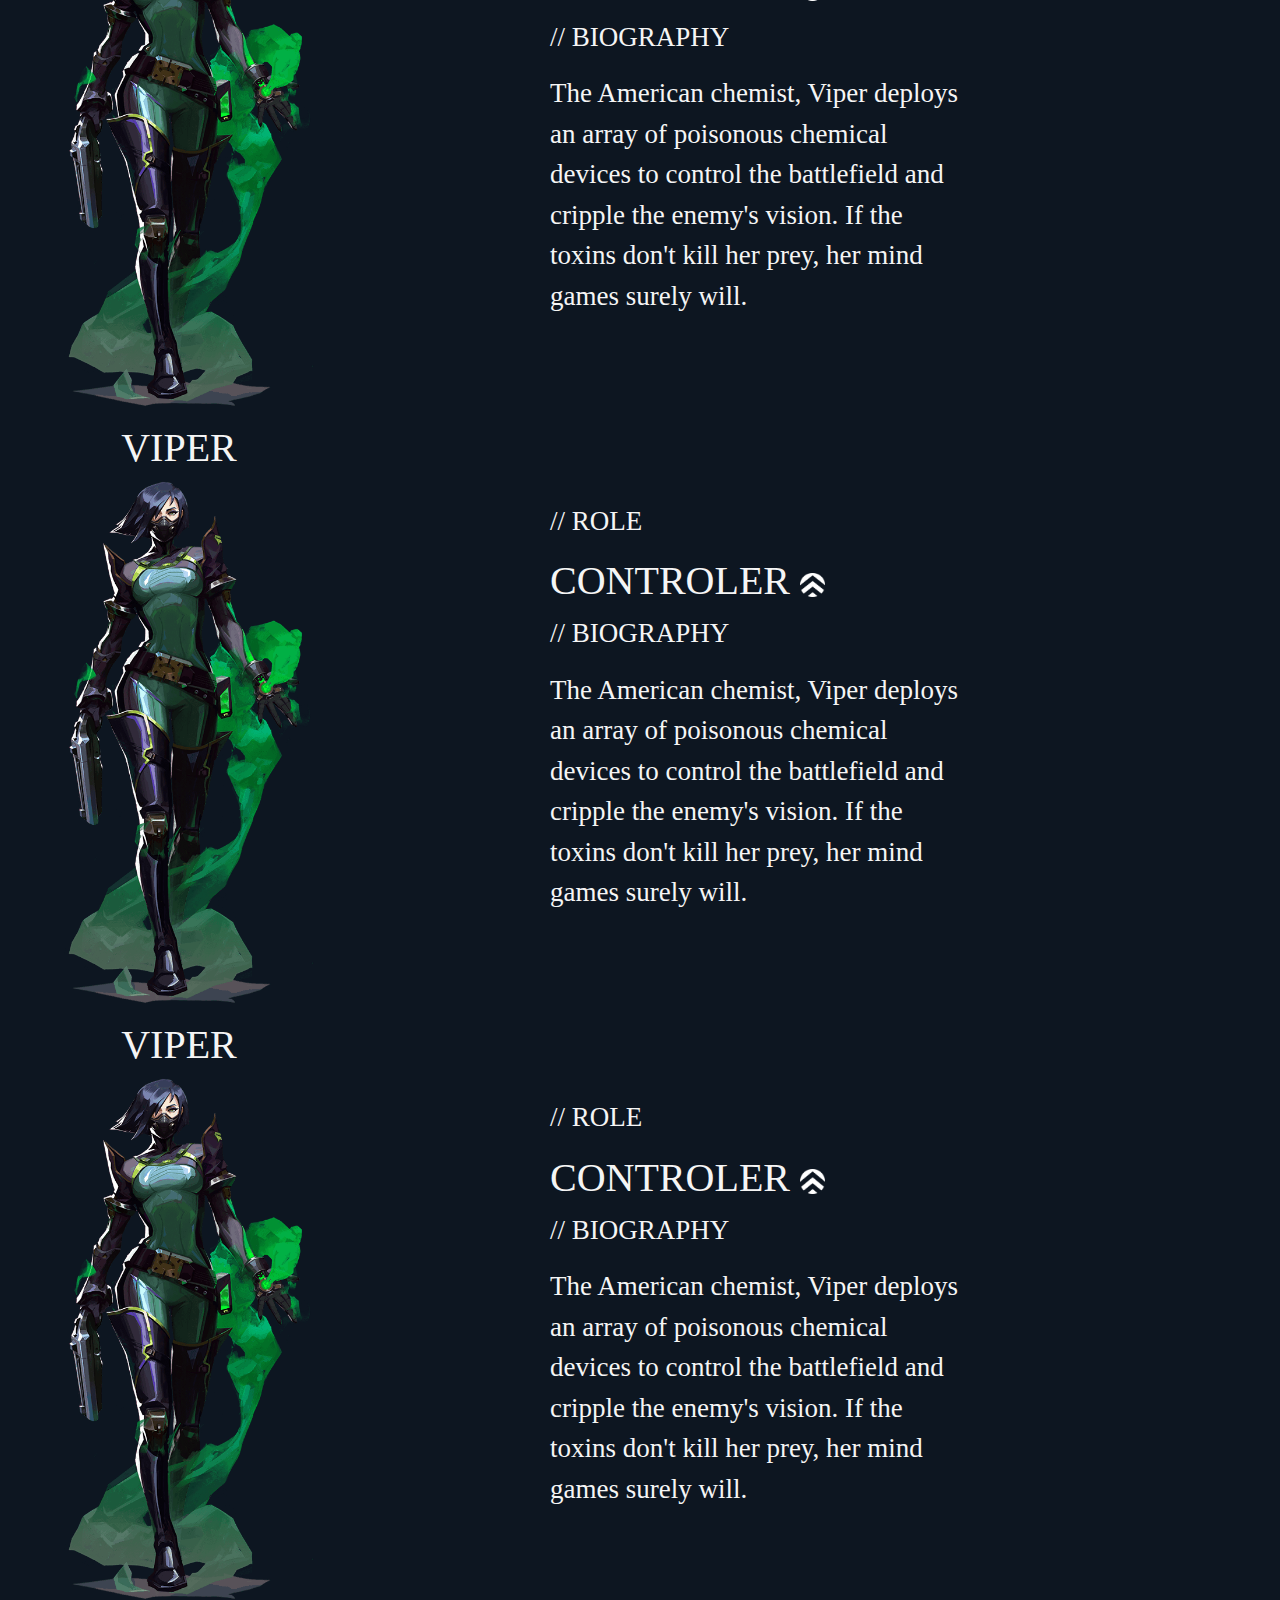
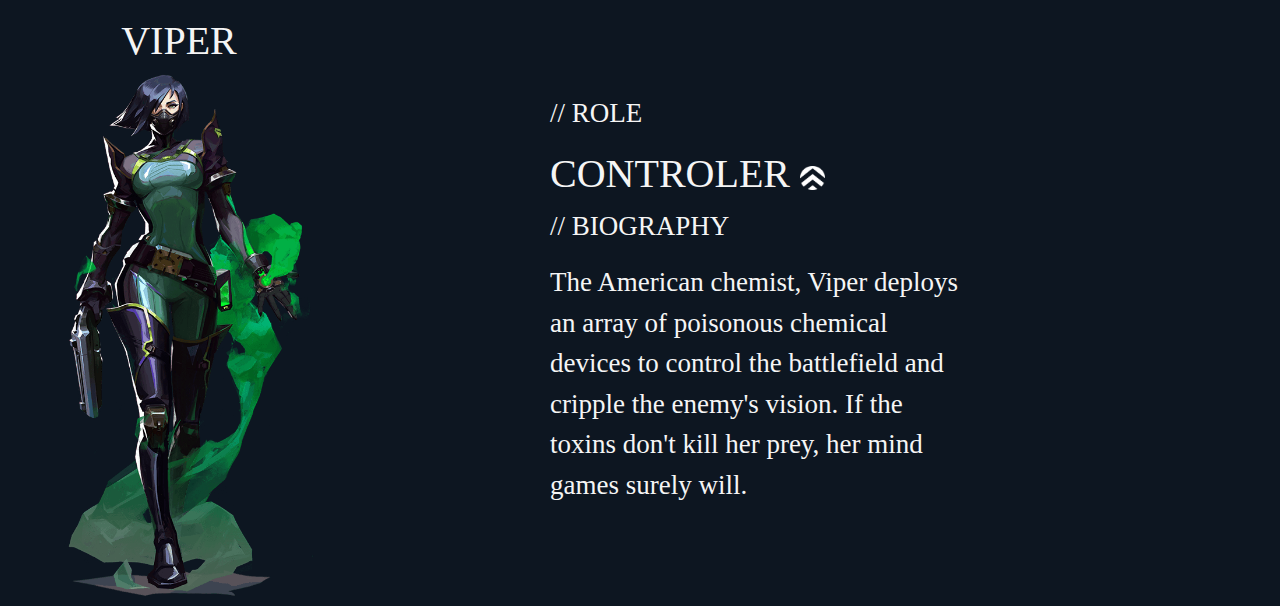
<file: hsta/agents.html>
<!DOCTYPE html>
<html lang="en">

<head>
  <meta charset="UTF-8">
  <meta http-equiv="X-UA-Compatible" content="IE=edge">
  <meta name="viewport" content="width=device-width, initial-scale=1.0">
  <title> VALORANT: Riot Games' competitive 5v5 character-based tactical shooter</title>
  <link rel="icon" type="image/x-icon" href="/pictures/Valorant.png">
  <link href="http://fonts.cdnfonts.com/css/kelson" rel="stylesheet">
  <link href="http://fonts.cdnfonts.com/css/valorant" rel="stylesheet">
  <link rel="stylesheet" href="https://cdn.jsdelivr.net/npm/bootstrap@4.0.0/dist/css/bootstrap.min.css"
    integrity="sha384-Gn5384xqQ1aoWXA+058RXPxPg6fy4IWvTNh0E263XmFcJlSAwiGgFAW/dAiS6JXm" crossorigin="anonymous">
  <link href="/styles.css" rel="stylesheet">
</head>

<div class="header">
  <a href="/index.html">
    <h style="text-align: center">vALORANT</h>
  </a>
  <ul style="font-family:Kelson ;font-size: 15px ; color:rgb(245, 245, 245)" class="nav justify-content-center">
    <li class="nav-item">
      <a class="nav-link active" href="/agents.html">Agents</a>
    </li>
    <li class="nav-item">
      <a class="nav-link" href="/maps.html">Maps</a>
    </li>
    <li class="nav-item">
      <a class="nav-link" href="/arsenal.html">Arsenal</a>
    </li>
  </ul>
</div>

<body style="background-color:rgb(13, 22, 33);">

  <div style="font-family:Kelson ;font-size: 60px ; color:rgb(245, 245, 245);padding-top: 200px;">

    <h1 style="text-align: center">AGENTS</h1>
    <table>
      <tr>

        <td style="text-align: center;">
          <h1>BRIMSTONE</h1>
          <img src="/pictures/Brimstone_artwork.png" alt="Brimstone">
        </td>
        <td style="font-size: 27px; padding-right: 25%; padding-left: 15%">
          <p>// ROLE</p>
          <h1> CONTROLER <img class="icons" src="/pictures/Controller.png"> </h1>
          <p>// BIOGRAPHY</p>
          <p> Joining from the USA, Brimstone's orbital arsenal ensures his squad always has the advantage.
            His ability to deliver utility precisely and from a distance make him an unmatched boots-on-the-ground
            commander.</p>
        </td>
      </tr>
      <tr>

        <td style="text-align: center;">
          <h1>PHOENIX</h1>
          <img src="/pictures/Phoenix_artwork.png" alt="Phoenix">
        </td>
        <td style="font-size: 27px; padding-right: 25%; padding-left: 15%">
          <p>// ROLE</p>
          <h1> DUELIST <img class="icons" src="/pictures/Duelist.png"> </h1>
          <p>// BIOGRAPHY</p>
          <p>Hailing from the U.K., Phoenix's star power shines through in his fighting style, igniting the battlefield
            with flash and flare.
            Whether he's got backup or not, he'll rush into a fight on his own terms.</p>
        </td>
      </tr>
      <tr>
        <td style="text-align: center;">
          <h1>SAGE</h1>
          <img src="/pictures/Sage_artwork.png" alt="Sage">
        </td>
        <td style="font-size: 27px; padding-right: 25%; padding-left: 15%">
          <p>// ROLE</p>
          <h1> SENTINEL <img class="icons" src="/pictures/Sentinel.png"> </h1>
          <p>// BIOGRAPHY</p>
          <p> The stronghold of China, Sage creates safety for herself and her team wherever she goes.
            Able to revive fallen friends and stave off aggressive pushes, she provides a calm center to a hellish
            fight.</p>
        </td>
      </tr>
      <tr>

        <td style="text-align: center;">
          <h1>SOVA</h1>
          <img src="/pictures/Sova_artwork.png" alt="Sova">
        </td>
        <td style="font-size: 27px; padding-right: 25%; padding-left: 15%">
          <p>// ROLE</p>
          <h1> INITIATOR <img class="icons" src="/pictures/Initiator.png"> </h1>
          <p>// BIOGRAPHY</p>
          <p> Born from the eternal winter of Russia's tundra, Sova tracks, finds, and eliminates enemies with ruthless
            efficiency and precision.
            His custom bow and incredible scouting abilities ensure that even if you run, you cannot hide.</p>
        </td>
      </tr>
      <tr>

        <td style="text-align: center;">
          <h1>VIPER</h1>
          <img src="/pictures/Viper_artwork.png" alt="Viper">
        </td>
        <td style="font-size: 27px; padding-right: 25%; padding-left: 15%">
          <p>// ROLE</p>
          <h1> CONTROLER <img class="icons" src="/pictures/Controller.png"> </h1>
          <p>// BIOGRAPHY</p>
          <p>The American chemist, Viper deploys an array of poisonous chemical devices to control the battlefield and
            cripple the enemy's vision.
            If the toxins don't kill her prey, her mind games surely will.</p>
        </td>
      </tr>
      <tr>

        <td style="text-align: center;">
          <h1>CYPHER</h1>
          <img src="/pictures/Cypher_artwork.png" alt="Cypher">
        </td>
        <td style="font-size: 27px; padding-right: 25%; padding-left: 15%">
          <p>// ROLE</p>
          <h1> SENTINEL <img class="icons" src="/pictures/Sentinel.png"> </h1>
          <p>// BIOGRAPHY</p>
          <p>The Moroccan information broker, Cypher is a one-man surveillance network who keeps tabs on the enemy's
            every move.
            No secret is safe.
            No maneuver goes unseen. Cypher is always watching.</p>
        </td>
      </tr>
      <tr>

        <td style="text-align: center;">
          <h1>REYNA</h1>
          <img src="/pictures/Reyna_artwork.png" alt="Reyna">
        </td>
        <td style="font-size: 27px; padding-right: 25%; padding-left: 15%">
          <p>// ROLE</p>
          <h1> DUELIST <img class="icons" src="/pictures/Duelist.png"> </h1>
          <p>// BIOGRAPHY</p>
          <p>Forged in the heart of Mexico, Reyna dominates single combat, popping off with each kill she scores.
            Her capability is only limited by her raw skill, making her highly dependent on performance.</p>
        </td>
      </tr>
      <tr>

        <td style="text-align: center;">
          <h1>KILLJOY</h1>
          <img src="/pictures/Killjoy_artwork.png" alt="Killjoy">
        </td>
        <td style="font-size: 27px; padding-right: 25%; padding-left: 15%">
          <p>// ROLE</p>
          <h1> SENTINEL <img class="icons" src="/pictures/Sentinel.png"> </h1>
          <p>// BIOGRAPHY</p>
          <p>The genius of Germany. Killjoy secures the battlefield with ease using her arsenal of inventions.
            If the damage from her gear doesn't stop her enemies, her robots' debuff will help make short work of them.
          </p>
        </td>
      </tr>
      <tr>

        <td style="text-align: center;">
          <h1>BREACH</h1>
          <img src="/pictures/Breach_artwork.png" alt="Breach">
        </td>
        <td style="font-size: 27px; padding-right: 25%; padding-left: 15%">
          <p>// ROLE</p>
          <h1> INITIATOR <img class="icons" src="/pictures/Initiator.png"> </h1>
          <p>// BIOGRAPHY</p>
          <p>Breach, the bionic Swede, fires powerful, targeted kinetic blasts to aggressively clear a path through
            enemy ground.
            The damage and disruption he inflicts ensures no fight is ever fair.</p>
        </td>
      </tr>
      <tr>

        <td style="text-align: center;">
          <h1>VIPER</h1>
          <img src="/pictures/Viper_artwork.png" alt="Viper">
        </td>
        <td style="font-size: 27px; padding-right: 25%; padding-left: 15%">
          <p>// ROLE</p>
          <h1> CONTROLER <img class="icons" src="/pictures/Controller.png"> </h1>
          <p>// BIOGRAPHY</p>
          <p>The American chemist, Viper deploys an array of poisonous chemical devices to control the battlefield and
            cripple the enemy's vision.
            If the toxins don't kill her prey, her mind games surely will.</p>
        </td>
      </tr>
      <tr>

        <td style="text-align: center;">
          <h1>VIPER</h1>
          <img src="/pictures/Viper_artwork.png" alt="Viper">
        </td>
        <td style="font-size: 27px; padding-right: 25%; padding-left: 15%">
          <p>// ROLE</p>
          <h1> CONTROLER <img class="icons" src="/pictures/Controller.png"> </h1>
          <p>// BIOGRAPHY</p>
          <p>The American chemist, Viper deploys an array of poisonous chemical devices to control the battlefield and
            cripple the enemy's vision.
            If the toxins don't kill her prey, her mind games surely will.</p>
        </td>
      </tr>
      <tr>

        <td style="text-align: center;">
          <h1>VIPER</h1>
          <img src="/pictures/Viper_artwork.png" alt="Viper">
        </td>
        <td style="font-size: 27px; padding-right: 25%; padding-left: 15%">
          <p>// ROLE</p>
          <h1> CONTROLER <img class="icons" src="/pictures/Controller.png"> </h1>
          <p>// BIOGRAPHY</p>
          <p>The American chemist, Viper deploys an array of poisonous chemical devices to control the battlefield and
            cripple the enemy's vision.
            If the toxins don't kill her prey, her mind games surely will.</p>
        </td>
      </tr>
      <tr>

        <td style="text-align: center;">
          <h1>VIPER</h1>
          <img src="/pictures/Viper_artwork.png" alt="Viper">
        </td>
        <td style="font-size: 27px; padding-right: 25%; padding-left: 15%">
          <p>// ROLE</p>
          <h1> CONTROLER <img class="icons" src="/pictures/Controller.png"> </h1>
          <p>// BIOGRAPHY</p>
          <p>The American chemist, Viper deploys an array of poisonous chemical devices to control the battlefield and
            cripple the enemy's vision.
            If the toxins don't kill her prey, her mind games surely will.</p>
        </td>
      </tr>
      <tr>

        <td style="text-align: center;">
          <h1>VIPER</h1>
          <img src="/pictures/Viper_artwork.png" alt="Viper">
        </td>
        <td style="font-size: 27px; padding-right: 25%; padding-left: 15%">
          <p>// ROLE</p>
          <h1> CONTROLER <img class="icons" src="/pictures/Controller.png"> </h1>
          <p>// BIOGRAPHY</p>
          <p>The American chemist, Viper deploys an array of poisonous chemical devices to control the battlefield and
            cripple the enemy's vision.
            If the toxins don't kill her prey, her mind games surely will.</p>
        </td>
      </tr>
    </table>
  </div>
</body>

</html>
</file>
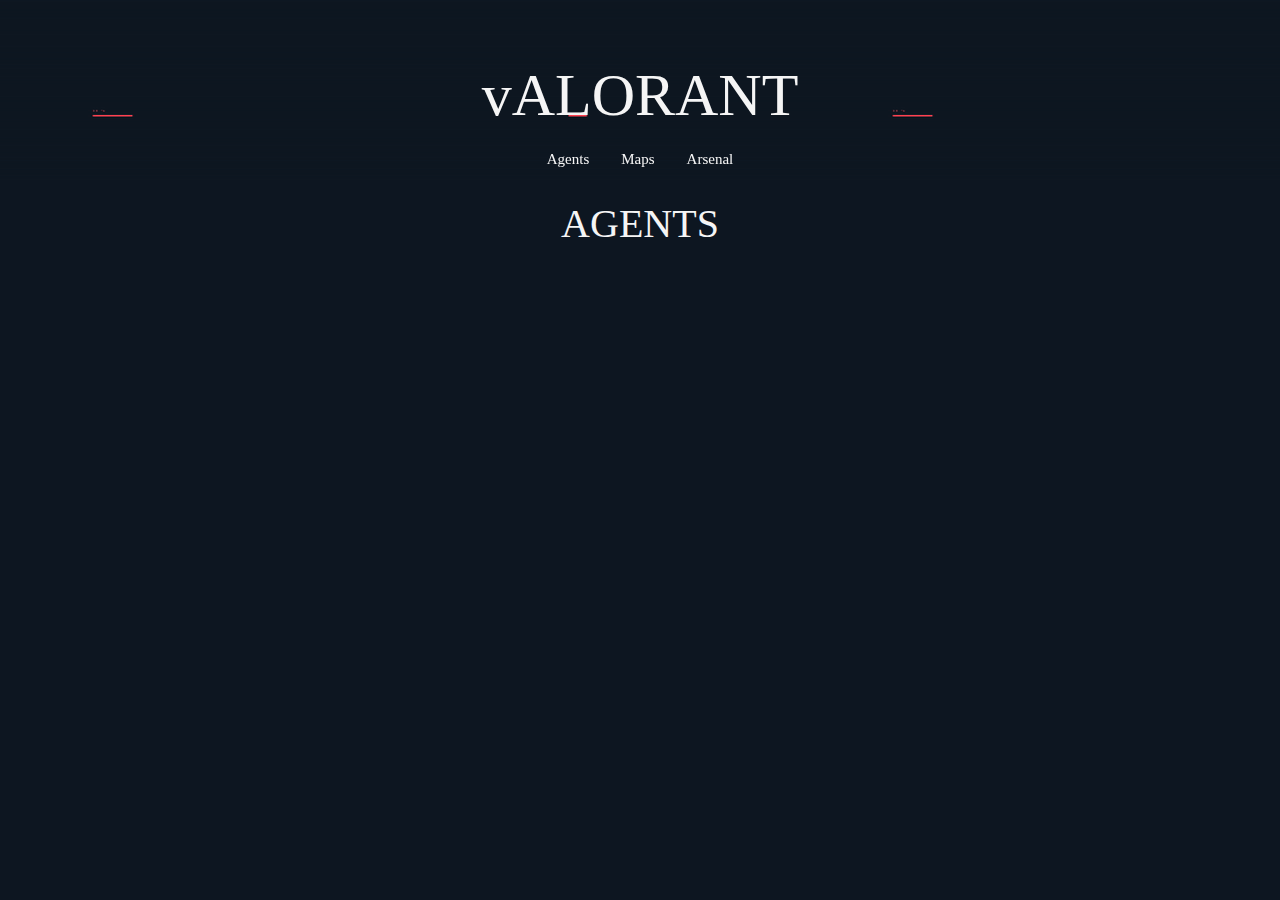
<file: hsta/arsenal.html>
<!DOCTYPE html>
<html lang="en">

<head>
    <meta charset="UTF-8">
    <meta http-equiv="X-UA-Compatible" content="IE=edge">
    <meta name="viewport" content="width=device-width, initial-scale=1.0">
    <title> VALORANT: Riot Games' competitive 5v5 character-based tactical shooter</title>
    <link rel="icon" type="image/x-icon" href="/pictures/Valorant.png">
    <link href="http://fonts.cdnfonts.com/css/kelson" rel="stylesheet">
    <link href="http://fonts.cdnfonts.com/css/valorant" rel="stylesheet">
    <link rel="stylesheet" href="https://cdn.jsdelivr.net/npm/bootstrap@4.0.0/dist/css/bootstrap.min.css"
        integrity="sha384-Gn5384xqQ1aoWXA+058RXPxPg6fy4IWvTNh0E263XmFcJlSAwiGgFAW/dAiS6JXm" crossorigin="anonymous">
    <link href="/styles.css" rel="stylesheet">
</head>
<div class="header">
    <a href="/index.html">
        <h style="text-align: center">vALORANT</h>
    </a>
    <ul style="font-family:Kelson ;font-size: 15px ; color:rgb(245, 245, 245)" class="nav justify-content-center">
        <li class="nav-item">
            <a class="nav-link active" href="/agents.html">Agents</a>
        </li>
        <li class="nav-item">
            <a class="nav-link" href="/maps.html">Maps</a>
        </li>
        <li class="nav-item">
            <a class="nav-link" href="/arsenal.html">Arsenal</a>
        </li>
    </ul>
</div>

<body style="background-color:rgb(13, 22, 33);">

    <div style="font-family:Kelson ;font-size: 60px ; color:rgb(245, 245, 245);padding-top: 200px;">
        <h1 style="text-align: center">AGENTS</h1>
    
    </div>
</body>

</html>
</file>
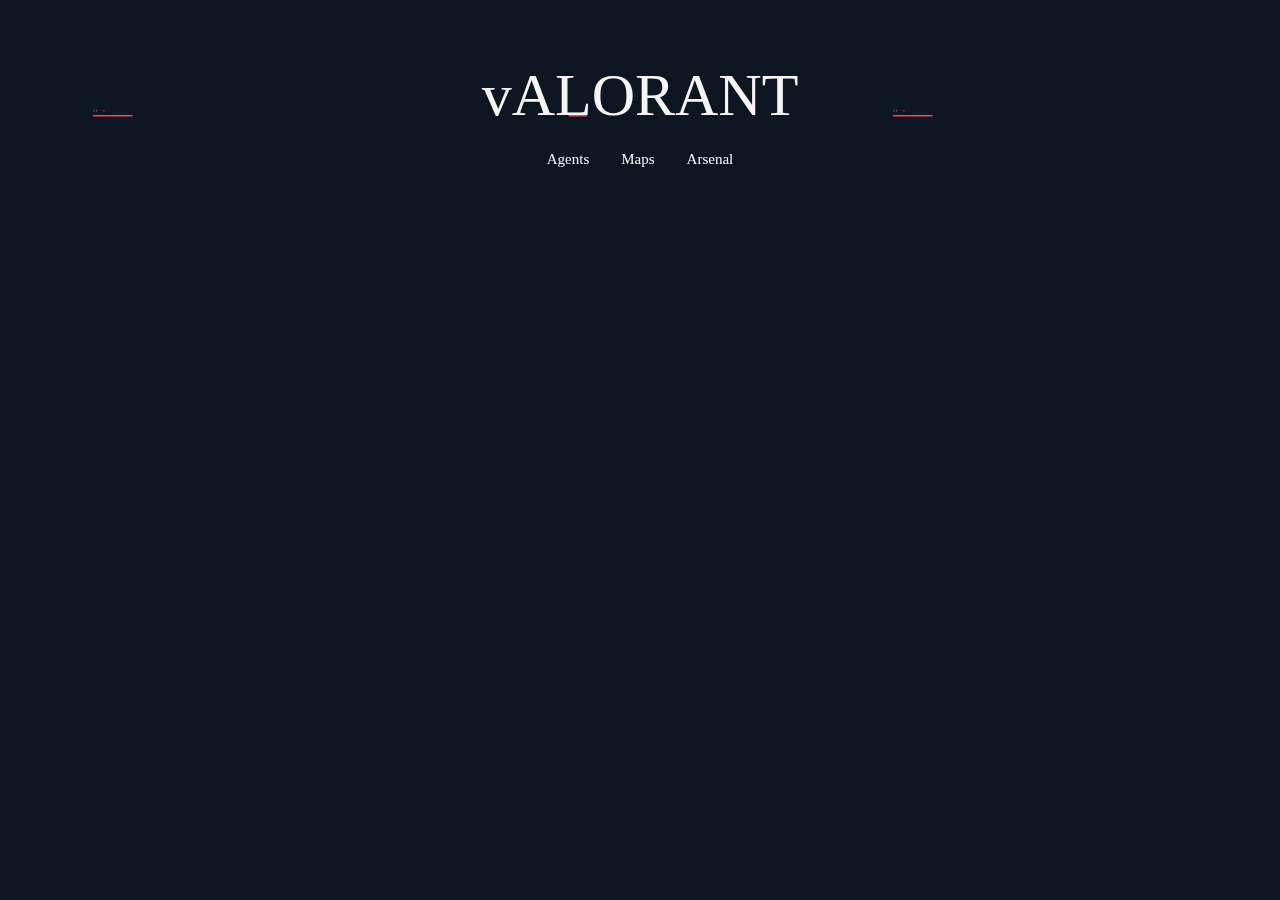
<file: hsta/maps.html>
<!DOCTYPE html>
<html lang="en">

<head>
    <meta charset="UTF-8">
    <meta http-equiv="X-UA-Compatible" content="IE=edge">
    <meta name="viewport" content="width=device-width, initial-scale=1.0">
    <title> VALORANT: Riot Games' competitive 5v5 character-based tactical shooter</title>
    <link rel="icon" type="image/x-icon" href="/pictures/Valorant.png">
    <link href="http://fonts.cdnfonts.com/css/kelson" rel="stylesheet">
    <link href="http://fonts.cdnfonts.com/css/valorant" rel="stylesheet">
    <link rel="stylesheet" href="https://cdn.jsdelivr.net/npm/bootstrap@4.0.0/dist/css/bootstrap.min.css"
        integrity="sha384-Gn5384xqQ1aoWXA+058RXPxPg6fy4IWvTNh0E263XmFcJlSAwiGgFAW/dAiS6JXm" crossorigin="anonymous">
    <link href="/styles.css" rel="stylesheet">
</head>

<div class="header">
    <a href="/index.html">
        <h style="text-align: center">vALORANT</h>
    </a>
    <ul style="font-family:Kelson ;font-size: 15px ; color:rgb(245, 245, 245)" class="nav justify-content-center">
        <li class="nav-item">
            <a class="nav-link active" href="/agents.html">Agents</a>
        </li>
        <li class="nav-item">
            <a class="nav-link" href="/maps.html">Maps</a>
        </li>
        <li class="nav-item">
            <a class="nav-link" href="/arsenal.html">Arsenal</a>
        </li>
    </ul>
</div>

<body style="background-color:rgb(13, 22, 33);">

    <div style="font-family:Kelson ;font-size: 60px ; color:rgb(245, 245, 245);padding-top: 200px;">
    </div>
</body>

</html>
</file>
<file: styles.css>
/* Style the body */
  body {
    font-family: Valorant;
    margin: 0;
  }

  /* Header/Logo Title */
  .header {
    padding: 5px;
    padding-top: 50px;
    text-align: center;
    background-image: url(/pictures/header.gif);
    color: rgb(255, 255, 255);
    font-size: 60px;
    position: fixed;
    width: 100%;
    height: 20%;
    top:0px
  }

  /* Page Content */
  .content {
    padding: 20px;
  }

  img {
    width: 100%;
    height: 100%;
  }

  table {
    border-collapse: collapse;
    width: 100%;
  }

  td,
  th {
    text-align: left;
    padding: 8px;
  }

  .icons {
    width: 6%;
    height: 6%;
  }
  a:link, a:visited,  a:hover, a:active
{
    color: rgb(245, 245, 245);
    text-decoration: none;
}
.center {
  margin: auto;
 width:64%;
 height:64%;
}
</file>
